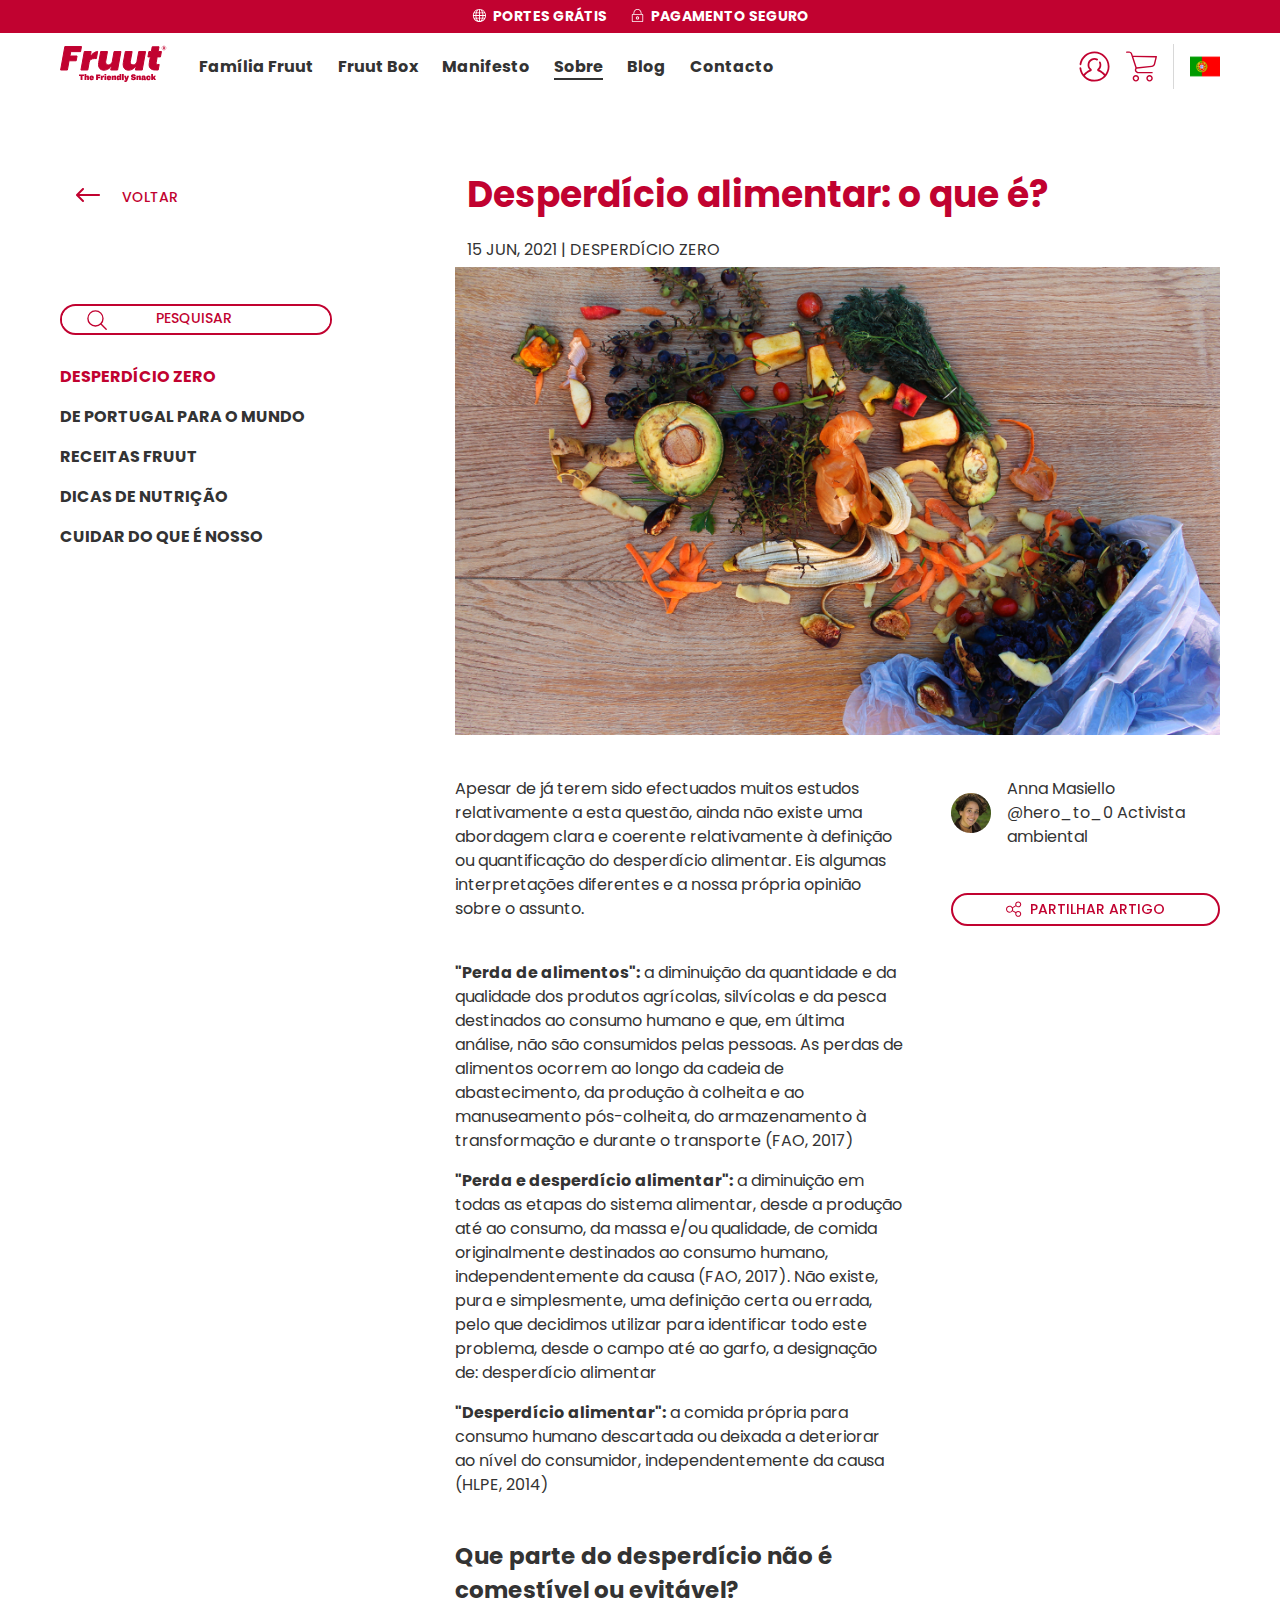
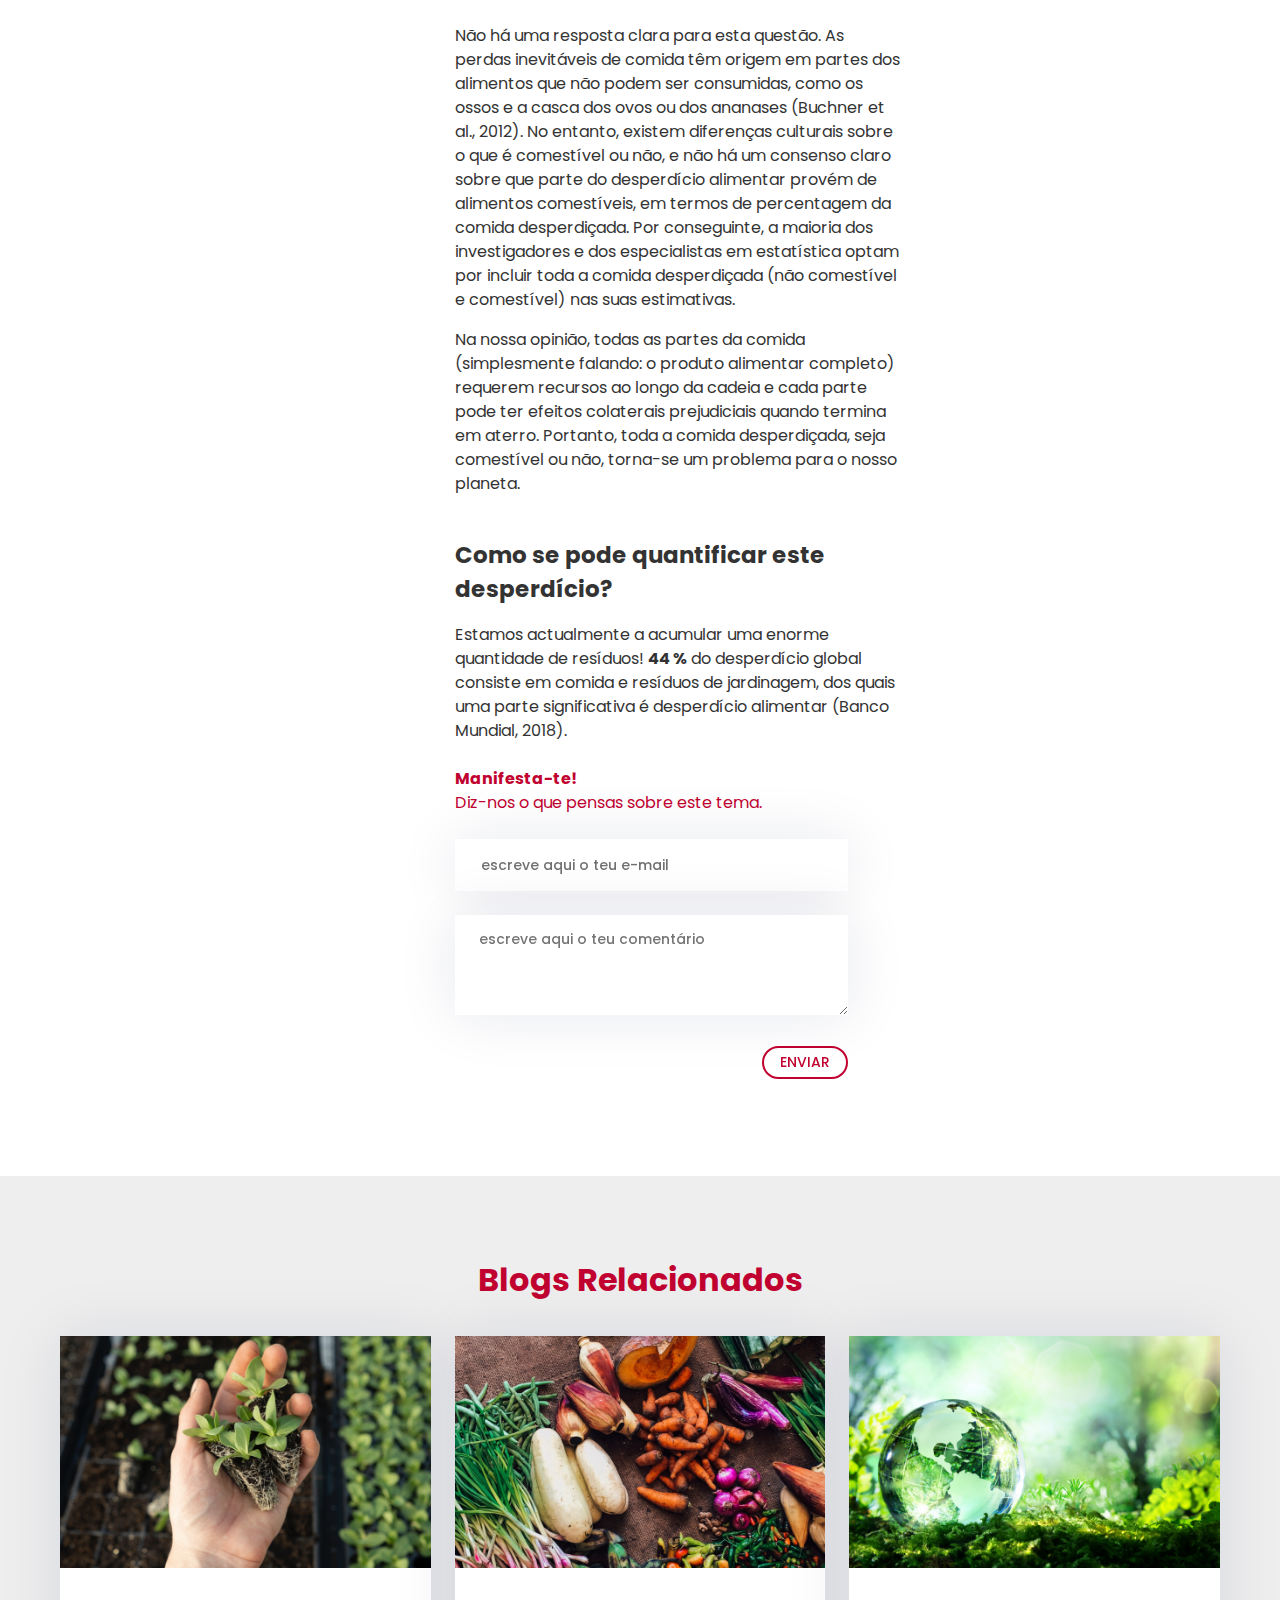
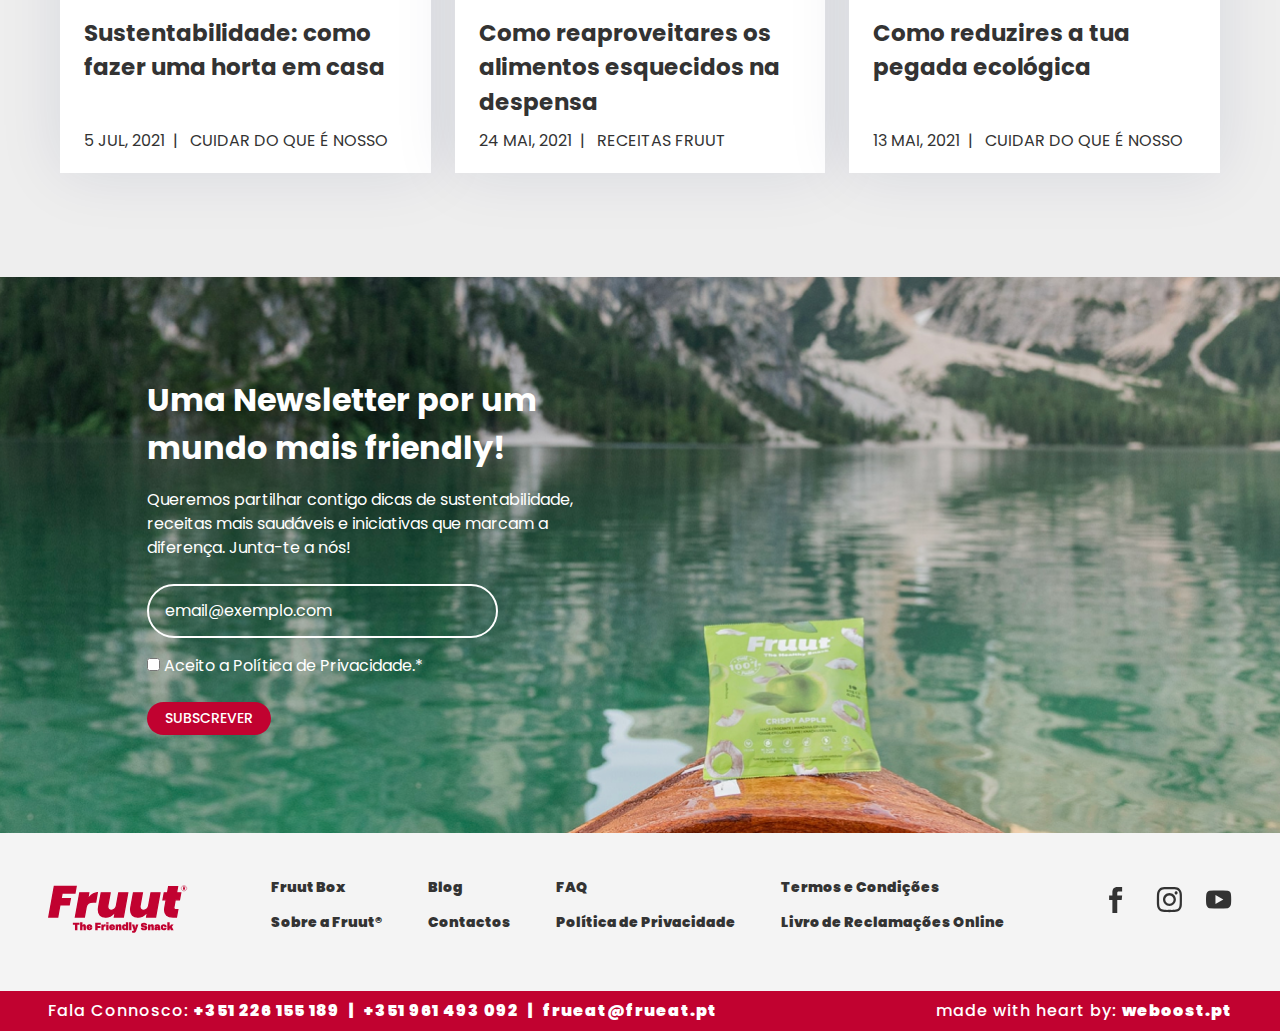
<file: artigo.html>
<!DOCTYPE html>
<html lang="pt-en">
<head>
    <meta charset="UTF-8">
    <meta http-equiv="X-UA-Compatible" content="IE=edge">
    <meta name="viewport" content="width=device-width, initial-scale=1.0">
    <title>Artigo</title>
    <link rel="icon" type="image/x-icon" href="/imgs/favicon/favicon.ico">
    <link type="text/css" rel="stylesheet" href="style.css" />
</head>
<body>
    <header> 
        <!--PRE-HEADER-->
        <div class="pre-header">
            <div class="row">
                <div class="col-a">
                    <img src="imgs/icons/globe.svg">
                    <span>Portes grátis</span>
                </div>   
                <div class="col-a"> 
                    <img src="imgs/icons/security.svg">
                    <span>Pagamento seguro</span>
                </div>   
            </div>
        </div>
        <!--HEADER-->
        <div class="menu">
            <div class="row">
                <div class="col-a navbar">
                    <a href="index.html" class="logo">
                        <img src="imgs/logo.svg" alt="Fruut, the friendly snack">
                    </a>
                    <!--NAV-->
                    <nav id="navbar">
                        <ul class="list">
                            <li><a href="https://fruut.pt/familia-fruut/" target="blank">Família Fruut</a></li>
                            <li><a href="https://fruut.pt/" target="blank">Fruut Box</a></li>      
                            <li><a href="manifesto.html">Manifesto</a></li>
                            <li><a href="sobre_nos.html" class="active">Sobre</a></li>
                            <li><a href="blog.html">Blog</a></li>
                            <li><a href="https://fruut.pt/contacto/" target="blank">Contacto</a></li>
                            <li><a href="#">PT</a><a href="#">EN</a></li>
                        </ul>
                    </nav>
                </div>
                <!--ICON RIGHT-->
                <div class="icons col-a">
                    <a href="#" class="flagmobile">
                        <img src="imgs/icons/flag-pt.svg" alt="Idioma:português" class="imgfit">
                    </a>
                    <a href="https://fruut.pt/minha-conta/" target="blank" class="login">
                        <img src="imgs/icons/account.svg" alt="Fruut:a minha conta" class="imgfit">
                    </a>
                    <a href="https://fruut.pt/carrinho/" target="blank" class="cart">
                        <img src="imgs/icons/cart.svg" alt="Fruut:carrinho" class="imgfit">
                    </a>
                    <a href="#" class="flag">
                        <img src="imgs/icons/flag-pt.svg" alt="Idioma:português" class="imgfit">
                    </a>
                    <label for="main-menu-check" onclick="openMenu()">
                        <div id="bars">
                            <div id="bars-a"></div>
                            <div id="bars-b"></div>
                            <div id="bars-c"></div>
                        </div>
                    </label>
                </div>                
            </div>
        </div>
    </header>
    <main id="artigo">
        <!-- Article-->
        <section class="row">
            <!-- Filters aside-->
            <aside id="blog_categories" class="col-12 col-d-3">
                <div class="blog-container">
                    <!-- GO BACK TO BLOG -->
                    <a href="blog.html" class="icon">
                        <img src="imgs/icons/arrowback.svg" alt="Regresso ao blog">
                        <span class="btn">VOLTAR</span>
                    </a>
                    <!-- TABLET/DESKTOP - SEARCH -->
                    <div class="search-container">
                        <form action="">
                            <input type="search" id="search" name="search" placeholder="Pesquisar">
                            <button type="submit" onlick="search()">
                                <img src="imgs/icons/lupa.svg" alt="search">
                            </button>
                        </form>
                    </div>
                    <!-- TABLET/DESKTOP - CATEGORY NAV -->
                    <div id="sidenav" class="sidenav">
                        <ul class="blog_categories">
                            <li>
                                <input type="checkbox" id="dicas_de_nutricao" name="dicas_de_nutricao" value="Dicas de nutrição" checked>
                                <label for="dicas_de_nutricao" onclick>Desperdício Zero</label>
                            </li>
                            <li>
                                <input type="checkbox" id="receitas" name="receitas" value="receitas">
                                <label for="receitas" onclick>De Portugal para o Mundo</label>
                            </li>
                            <li>
                                <input type="checkbox" id="dicas_zero_desperdicio" name="dicas_zero_desperdicio" value="Dicas zero desperdício" >
                                <label for="dicas_zero_desperdicio" onclick>Receitas Fruut</label>
                            </li>
                            <li>
                                <input type="checkbox" id="missao_planeta" name="missao_planeta" value="Missão Planeta" >
                                <label for="missao_planeta" onclick>Dicas de Nutrição</label>
                            </li>
                            <li>
                                <input type="checkbox" id="portugues_bom" name="portugues_bom" value="O que é português é bom" >
                                <label for="portugues_bom" onclick>Cuidar do que é nosso</label>
                            </li>
                        </ul>
                    </div>
                </div>
            </aside>
            <!-- CONTENT -->
            <div class="blog_article col-12 offset-d-1 col-d-8">
            <!-- Title + Author -->
                <div class="rowfull header ">
                    <div class="col-a">
                        <h1 class="title">Desperdício alimentar: o que é?</h1>
                        <p class="data">15 JUN, 2021 | DESPERDÍCIO ZERO</p>
                    </div>
                    <!-- <div class="col-a author">
                        <img src="imgs/artigo/foto-de-autor.png" alt="Artigo escrito por">
                        <span> Ana Correia
                            <br>Blogger
                        </span>
                    </div> -->
                </div>
                <!-- Image -->
                <div class="rowfull cover">
                    <img src="imgs/artigo/artigo.png" class="imgfit" alt="Bolo de chocolate Fruut">
                </div>
                <!-- Content -->
                <div class="article rowfull nogutter is-flex-column">
                    <div class="col-a content">
                        <div>
                            <p class="resume">
                                Apesar de já terem sido efectuados muitos estudos relativamente
                                a esta questão, ainda não existe uma abordagem clara e coerente 
                                relativamente à definição ou quantificação do desperdício alimentar. 
                                Eis algumas interpretações diferentes e a nossa própria opinião sobre 
                                o assunto.
                            </p>
                            <p class="marginbottom_16">
                                <strong>"Perda de alimentos":</strong> a diminuição da quantidade e da 
                                qualidade dos produtos agrícolas, silvícolas e da pesca destinados 
                                ao consumo humano e que, em última análise, não são consumidos pelas pessoas. 
                                As perdas de alimentos ocorrem ao longo da cadeia de abastecimento, 
                                da produção à colheita e ao manuseamento pós-colheita, do armazenamento 
                                à transformação e durante o transporte (FAO, 2017)
                            </p>
                            <p class="marginbottom_16">
                                <strong>"Perda e desperdício alimentar":</strong> a diminuição em todas as etapas 
                                do sistema alimentar, desde a produção até ao consumo, da massa e/ou qualidade, 
                                de comida originalmente destinados ao consumo humano, independentemente da 
                                causa (FAO, 2017). Não existe, pura e simplesmente, uma definição certa ou 
                                errada, pelo que decidimos utilizar para identificar todo este problema, 
                                desde o campo até ao garfo, a designação de: desperdício alimentar
                            </p>
                            <p>
                                <strong>"Desperdício alimentar":</strong> a comida própria para consumo humano 
                                descartada ou deixada a deteriorar ao nível do consumidor, independentemente da causa 
                                (HLPE, 2014)
                            </p>
                            <h3 class="h4">
                                Que parte do desperdício não é comestível ou evitável?
                            </h3>
                            <p class="marginbottom_16">
                                Não há uma resposta clara para esta questão. As perdas inevitáveis
                                de comida têm origem em partes dos alimentos que não podem ser consumidas,
                                como os ossos e a casca dos ovos ou dos ananases (Buchner et al., 2012). 
                                No entanto, existem diferenças culturais sobre o que é comestível ou não, 
                                e não há um consenso claro sobre que parte do desperdício alimentar provém 
                                de alimentos comestíveis, em termos de percentagem da comida desperdiçada. 
                                Por conseguinte, a maioria dos investigadores e dos especialistas em estatística 
                                optam por incluir toda a comida desperdiçada (não comestível e comestível) nas
                                suas estimativas.
                            </p>  
                            <p class="marginbottom_16">
                                Na nossa opinião, todas as partes da comida (simplesmente falando: o produto 
                                alimentar completo) requerem recursos ao longo da cadeia e cada parte pode 
                                ter efeitos colaterais prejudiciais quando termina em aterro. Portanto, toda 
                                a comida desperdiçada, seja comestível ou não, torna-se um problema para o 
                                nosso planeta.
                            </p>
                            <h3 class="h4">
                                Como se pode quantificar este desperdício?
                            </h3>
                            <p>
                                Estamos actualmente a acumular uma enorme quantidade de resíduos! 
                                <strong> 44 %</strong> do desperdício global consiste em comida e
                                resíduos de jardinagem, dos quais uma parte significativa é desperdício 
                                alimentar (Banco Mundial, 2018).
                            </p> 
                        </div>
                        <!-- Author Mobile -->
                        <div class="col-a author">
                            <img src="imgs/artigo/foto-de-autor.png" alt="Artigo escrito por">
                            <span> Ana Correia
                                <br>Blogger
                            </span>
                        </div>
                        <!-- Comment Manifesta-te -->
                        <div class="col-a comment">
                            <div class="rowfull">
                                <!-- Coment Title -->
                                <label>
                                    <p class="is-bold">Manifesta-te!</p>
                                    <p>Diz-nos o que pensas sobre este tema.</p>
                                </label>
                                <!-- Coment -->
                                <form class="col-a comment-form" action="">
                                    <input type="email" class="textarea marginbottom_24" placeholder="escreve aqui o teu e-mail">
                                    <div class="is-relative" style="width: 100%">
                                        <textarea class="textarea" placeholder="escreve aqui o teu comentário"></textarea>
                                        <img src="imgs/icons/comment.svg" class="icon" alt="search">
                                    </div>
                                    <button type="submit" class="textright" onlick="comment()">
                                        <a class="btn-primary">Enviar</a>
                                    </button>
                                </form>                        
                            </div>
                        </div>
                    </div>
                    <!-- Share -->
                    <div class="col-a share">
                        <div class="rowfull info">
                            <div class="author">
                                <img src="imgs/artigo/foto-de-autor.png" alt="Artigo escrito por">
                                <span> Anna Masiello @hero_to_0 Activista ambiental</span>
                            </div>
                            <button href="#" class="btn-primary btn-share">
                                <img src="imgs/icons/share.svg" alt="partilhar">
                                <span>Partilhar artigo</span>
                            </button>
                        </div>
                    </div>
                </div>
            </div>
        </section>
        <!-- Relacionados -->
        <section id="blog_articles" class="rowfull paddingtop_80 has-greybg">
            <!--Title-->
            <div class="row">
                <h2 class="col-12 title">Blogs Relacionados</h2>
                <!--Article1-->
                <a class="col-12 col-t-6 col-d-4">
                    <div class="article">
                        <figure>
                            <img src="imgs/blog/artigo1.png" loading="lazy" 
                            alt="Fruut Cuidar do que é nosso" 
                            class="imgfit">
                        </figure>
                        <div class="text">
                            <h2 class="h4">
                                Sustentabilidade: como fazer uma horta em casa                           
                            </h2>
                            <p class="data">
                                <span class="data">5 JUL, 2021</span>
                                <span class="category">CUIDAR DO QUE É NOSSO</span>
                            </p>
                        </div>
                    </div>
                </a>
                <!--Article2-->
                <a class="col-12 col-t-6 col-d-4">
                    <div class="article">
                        <figure>
                        <img src="imgs/blog/artigo5.png" loading="lazy" 
                        alt="Sustentabilidade: como fazer uma horta em casa" 
                        class="imgfit">
                    </figure>
                    <div class="text">
                        <h2 class="h4">
                            Como reaproveitares os alimentos esquecidos na despensa
                        </h2>
                        <p class="data">
                            <span class="data">24 MAI, 2021</span>
                            <span class="category">RECEITAS FRUUT</span>
                        </p>
                    </div>
                    </div>
                </a>
                <!--Article3-->
                <a class="col-12 col-t-6 col-d-4">
                    <div class="article">
                        <figure>
                            <img src="imgs/blog/artigo6.png" loading="lazy" 
                            alt="Como reduzires a tua pegada ecológica" 
                            class="imgfit">
                        </figure>
                        <div class="text">
                            <h2 class="h4">
                                Como reduzires a tua pegada ecológica
                            </h2>
                            <p class="data">
                                <span class="data">13 MAI, 2021</span>
                                <span class="category">CUIDAR DO QUE É NOSSO</span>
                            </p>
                        </div>     
                    </div>
                </a> 
            </div>    
        </section>
        <!-- Newsletter -- REVER COM UX-->
        <section id="newsletter" class="rowfull">
            <div class="row nogutter">
                <form action="#" class="col-12 col-t-12 offset-d-1 col-d-5 flex-container">
                    <h2>Uma Newsletter por um mundo mais friendly!</h2>
                    <p>
                        Queremos partilhar contigo dicas de sustentabilidade, 
                        receitas mais saudáveis e iniciativas que 
                        marcam a diferença. Junta-te a nós!
                    </p>
                    <input type="email" class="email" name="email" placeholder="email@exemplo.com">
                    <p class="rgpd">
                        <span class="radio"><input type="checkbox" name="rgpd" id="rgbd"></span>
                        <span> Aceito a Política de Privacidade.*</span>
                    </p>
                    <button class="btn-secondary" type="submit" value="Submit">Subscrever</button>
                </form>
            </div>
        </section>     
    </main>
    <footer>
        <!-- Footer-Top -->
        <div class="footer row nogutter ">
            <a href="/index.html" class="col-a">
                <img src="imgs/logo.svg" alt="Fruut the friendly snack" class="logo">
            </a>
            <div class="col-a">
                <ul class="rowfull footer-list">
                    <li class="col-a">
                        <a href="https://fruut.pt/box-de-subscricao/" class="h6">Fruut Box</a>
                        <a href="/sobre_nos.html" class="h6">Sobre a Fruut®</a>
                    </li>
                    <li class="col-a">
                        <a href="/blog.html" class="h6">Blog</a>
                        <a href="https://fruut.pt/contacto/" class="h6">Contactos</a>
                    </li>
                    <li class="col-a">
                        <a href="https://fruut.pt/faq/" class="h6">FAQ</a>
                        <a href="https://fruut.pt/politica-privacidade/" class="h6">Política de Privacidade</a>
                    </li>
                    <li class="col-a">
                        <a href="https://fruut.pt/termos-e-condicoes/" class="h6">Termos e Condições</a>
                        <a href="https://www.livroreclamacoes.pt/entrar" class="h6">Livro de Reclamações Online</a>
                    </li>
                </ul>
            </div>
            <div class="col social-media">
                <figure class="social">
                    <img src="imgs/icons/facebook.svg" alt="Facebook Fruut" class="facebook imgfit">
                    <img src="imgs/icons/instagram.svg" alt="Instagram Fruut" class="instagram imgfit">
                    <img src="imgs/icons/youtube.svg" alt="Youtube Fruut" class="youtube imgfit">
                </figure>
            </div>
        </div>
        <!-- Footer-bottom -->
        <div class="adress-footer">
            <div class="row nogutter">
                <div class="col-a">
                    <p class="is-medium">Fala Connosco: 
                    <span class="h6">+351 226 155 189&ensp;|&ensp;+351 961 493 092&ensp;|&ensp;frueat@frueat.pt&ensp;&ensp;</span></p>
                </div>
                <div class="col-a copywrite">
                    <p class="is-medium">made with heart by: 
                    <span class="h6">weboost.pt</span></p>
                </div>
            </div>
        </div>
    </footer>
    <script src="js/index.js"></script>
</body>
</html>
</file>
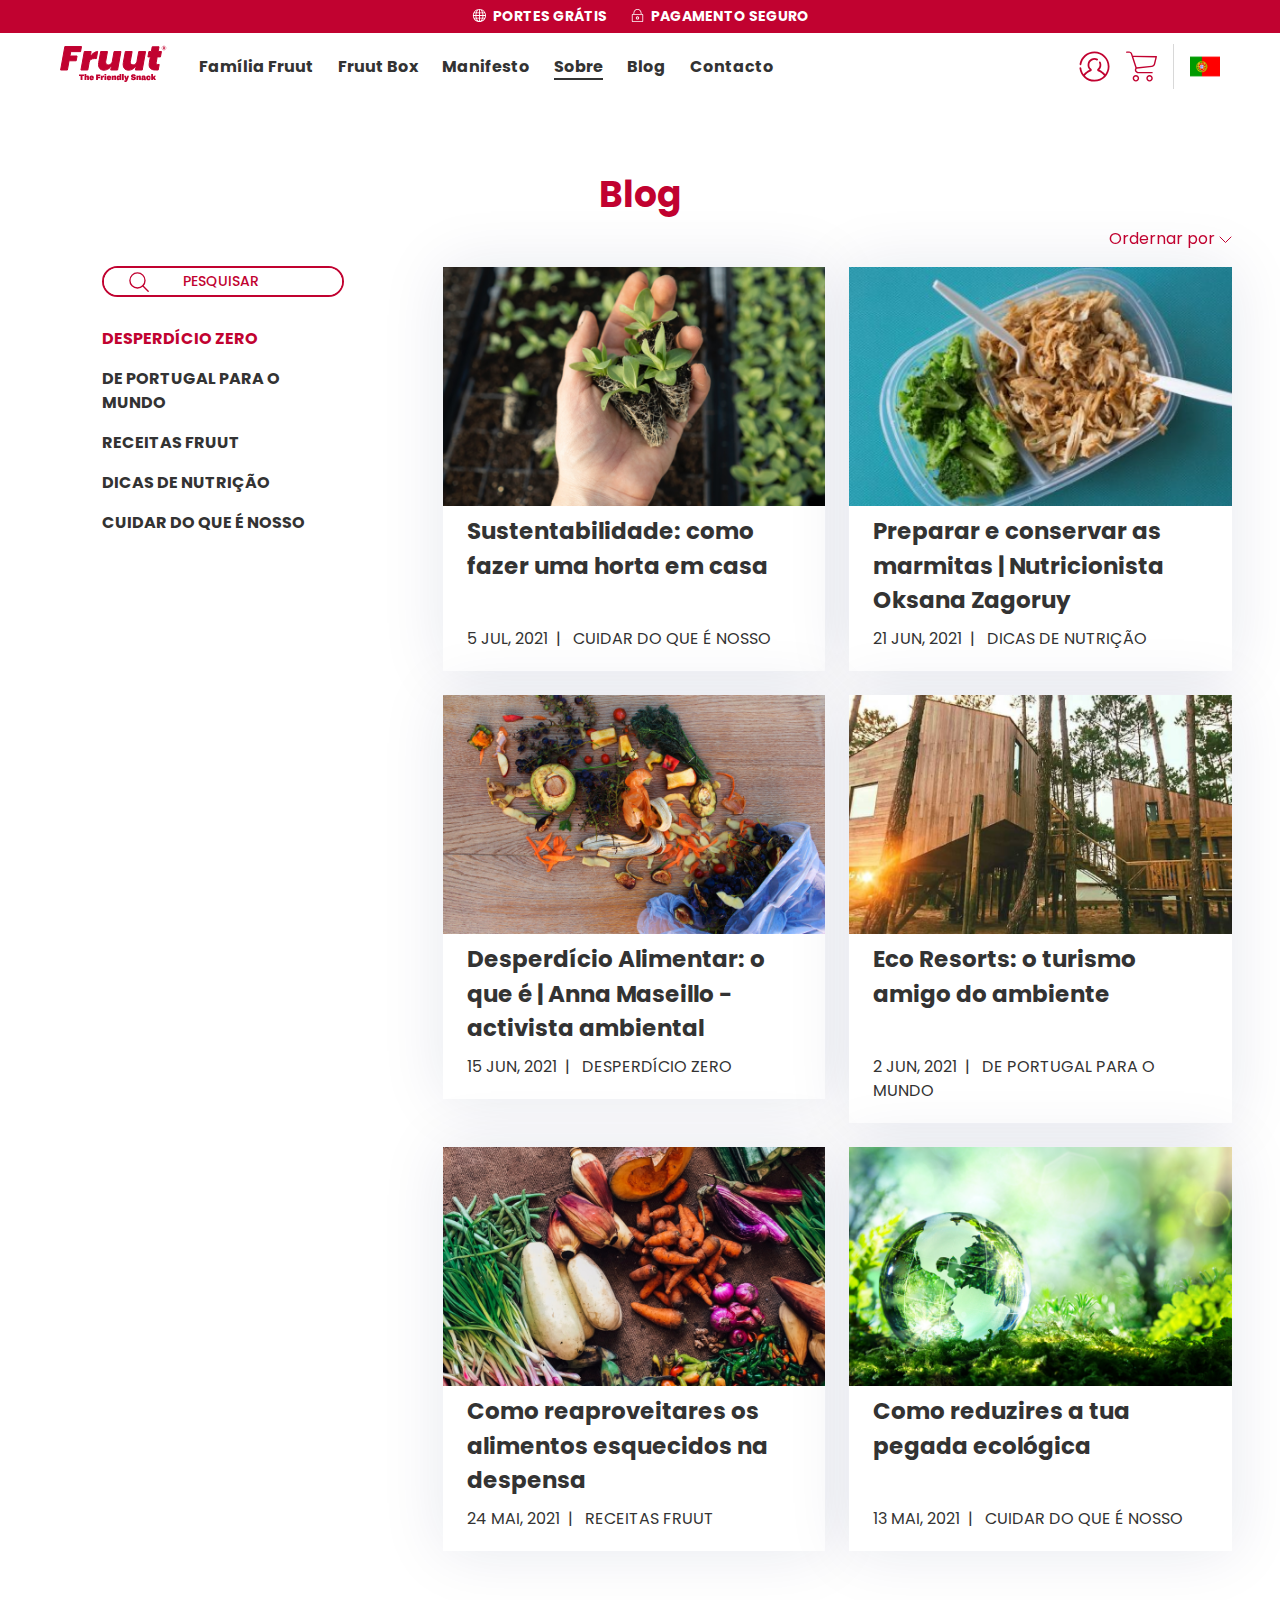
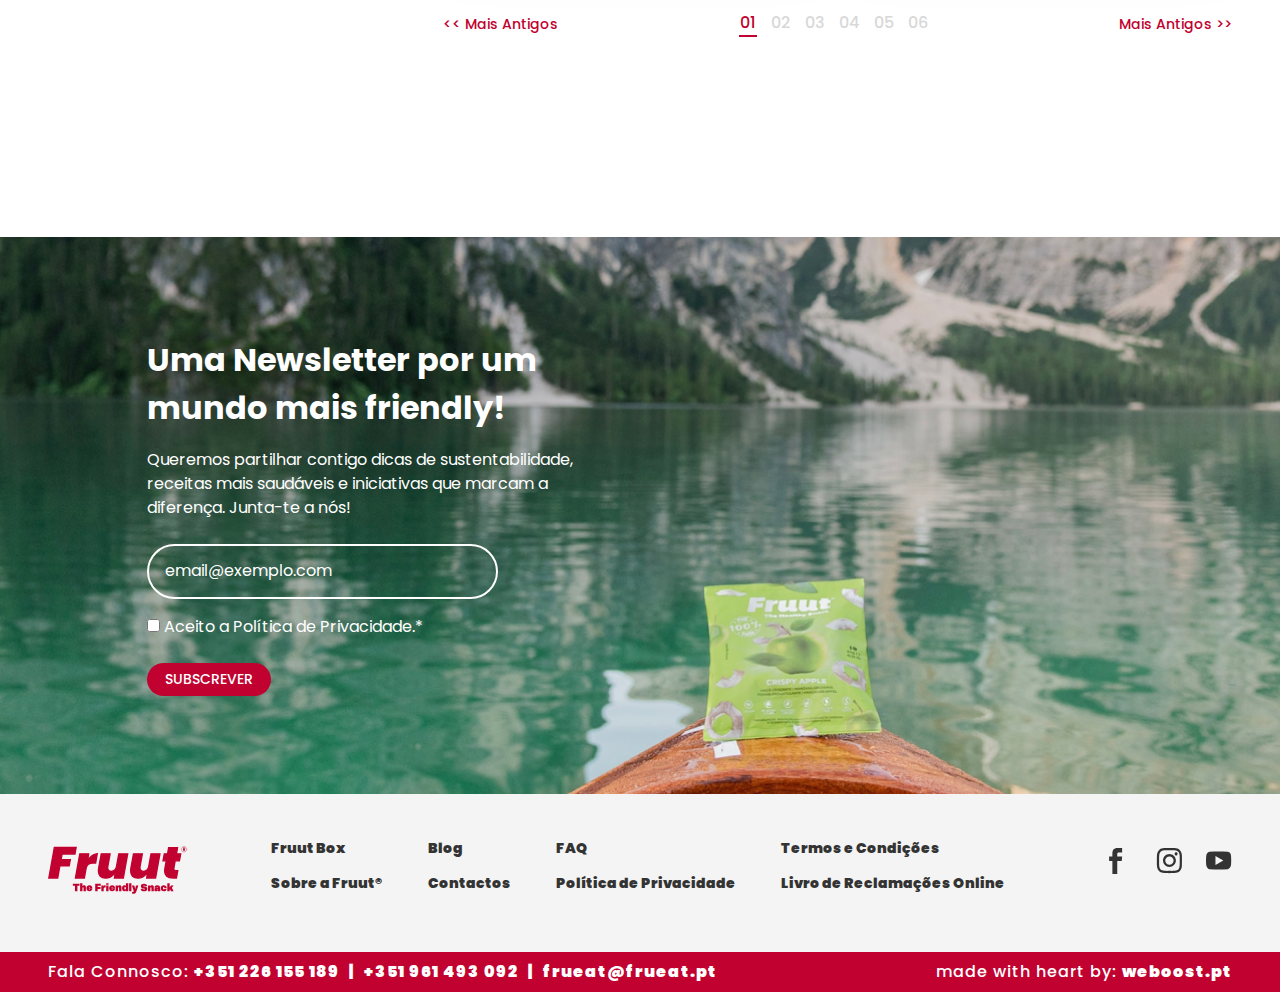
<file: blog.html>
<!DOCTYPE html>
<html lang="pt-en">
<head>
    <meta charset="UTF-8">
    <meta http-equiv="X-UA-Compatible" content="IE=edge">
    <meta name="viewport" content="width=device-width, initial-scale=1.0">
    <title>Blog</title>
    <link rel="icon" type="image/x-icon" href="/imgs/favicon/favicon.ico">
    <link type="text/css" rel="stylesheet" href="style.css" />
</head>
<body >
    <header> 
        <!--PRE-HEADER-->
        <div class="pre-header">
            <div class="row">
                <div class="col-a">
                    <img src="imgs/icons/globe.svg">
                    <span>Portes grátis</span>
                </div>   
                <div class="col-a"> 
                    <img src="imgs/icons/security.svg">
                    <span>Pagamento seguro</span>
                </div>   
            </div>
        </div>
        <!--HEADER-->
        <div class="menu">
            <div class="row">
                <div class="col-a navbar">
                    <a href="index.html" class="logo">
                        <img src="imgs/logo.svg" alt="Fruut, the friendly snack">
                    </a>
                    <!--NAV-->
                    <nav id="navbar">
                        <ul class="list">
                            <li><a href="https://fruut.pt/familia-fruut/" target="blank">Família Fruut</a></li>
                            <li><a href="https://fruut.pt/" target="blank">Fruut Box</a></li>      
                            <li><a href="manifesto.html">Manifesto</a></li>
                            <li><a href="sobre_nos.html" class="active">Sobre</a></li>
                            <li><a href="blog.html">Blog</a></li>
                            <li><a href="https://fruut.pt/contacto/" target="blank">Contacto</a></li>
                            <li><a href="#">PT</a><a href="#">EN</a></li>
                        </ul>
                    </nav>
                </div>
                <!--ICON RIGHT-->
                <div class="icons col-a">
                    <a href="#" class="flagmobile">
                        <img src="imgs/icons/flag-pt.svg" alt="Idioma:português" class="imgfit">
                    </a>
                    <a href="https://fruut.pt/minha-conta/" target="blank" class="login">
                        <img src="imgs/icons/account.svg" alt="Fruut:a minha conta" class="imgfit">
                    </a>
                    <a href="https://fruut.pt/carrinho/" target="blank" class="cart">
                        <img src="imgs/icons/cart.svg" alt="Fruut:carrinho" class="imgfit">
                    </a>
                    <a href="#" class="flag">
                        <img src="imgs/icons/flag-pt.svg" alt="Idioma:português" class="imgfit">
                    </a>
                    <label for="main-menu-check" onclick="openMenu()">
                        <div id="bars">
                            <div id="bars-a"></div>
                            <div id="bars-b"></div>
                            <div id="bars-c"></div>
                        </div>
                    </label>
                </div>                
            </div>
        </div>
    </header>
    <main id="blog">
        <!-- Title & Subtitle-->
        <section id="hero_blog" class="row nogutter hero_blog">
            <div class="col-12 hero">
                <h1 class="title">Blog</h1>
            </div>
        </section>
        <!-- List Articles + Filters-->
        <section class="row nogutter">
            <div id="blog_categories" class="col-12 col-d-3">
                    <div class="blog-container">
                        <p>Quero saber mais sobre...</p>
                        <!-- MOBILE - Select Category -->
                        <div class="fullwidth">
                            <form action="" class="blog">
                                <select name="categories" class="select">
                                    <option value="Filtrar">Filtrar</option>
                                    <option value="Desperdício Zero">Desperdício Zero</option>
                                    <option value="Receitas">De Portugal para o Mundo</option>
                                    <option value="Dicas zero desperdício">Receitas Fruut</option>
                                    <option value="Missão Planeta">Dicas de Nutrição</option>
                                    <option value="O que é português é bom!">Cuidar do que é nosso</option>
                                </select>
                                <img src="imgs/icons/dropdown.svg" alt="select a category" class="imgfit">
                            </form>
                            <form action="" class="search-container">
                                <input type="search" id="search" name="search" placeholder="Pesquisar">
                                <button type="submit" onlick="search()">
                                    <img src="imgs/icons/lupa.svg" alt="search">
                                </button>
                            </form>
                        </div>
                        <!-- TABLET/DESKTOP - Fixed Category Nav -->
                            <aside id="sidenav" class="sidenav">
                            <ul class="blog_categories">
                                <li>
                                    <input type="checkbox" id="desperdicio_zero" name="desperdicio_zero" value="Desperdício Zero" checked>
                                    <label for="desperdicio_zero" onclick>Desperdício Zero</label>
                                </li>
                                <li>
                                    <input type="checkbox" id="portugal_para_o_mundo" name="portugal_para_o_mundo" value="De Portugal para o Mundo">
                                    <label for="portugal_para_o_mundo" onclick>De Portugal para o Mundo</label>
                                </li>
                                <li>
                                    <input type="checkbox" id="receitas_fruut" name="receitas_fruut" value="Receitas Fruut" >
                                    <label for="dicas_zero_desperdicio" onclick>Receitas Fruut</label>
                                </li>
                                <li>
                                    <input type="checkbox" id="dicas_de_nutricao" name="dicas_de_nutricao" value="Dicas de Nutrição" >
                                    <label for="dicas_de_nutricao" onclick>Dicas de Nutrição</label>
                                </li>
                                <li>
                                    <input type="checkbox" id="cuidar_do_que_e_nosso" name="cuidar_do_que_e_nosso" value="Cuidar do que é nosso" >
                                    <label for="cuidar_do_que_e_nosso" onclick>Cuidar do que é nosso</label>
                                </li>
                            </ul>
                        </aside>
                    </div>
                </div>
            </div>
            <!-- Articles & Pagination -->
            <div id="blog_articles" class="col-12 offset-d-1 col-d-8">
                <!-- SortBy -->
                <div class="rowfull sortby">
                    <div class="col-a">
                        <span>Ordernar por</span>
                            <img src="imgs/icons/dropdown.svg" alt="select a category" class="">
                        <select name="sortby" class="sortby-filter">
                            <option value="recente">Mais recente</option>
                            <option value="antigo">Mais antigo</option>
                            <img src="imgs/icons/dropdown.svg" alt="select a category" class="imgfit">
                        </select>
                    </div> 
                </div>
                <!-- Articles -->
                <div class="rowfull">
                    <!--Article1-->
                    <a href="#" class="col-12 col-t-6 col-d-6">
                        <div class="article left">
                            <img src="imgs/blog/artigo1.png" loading="lazy" alt="" class="imgfit">
                            <div class="text">
                                <h2 class="h4">
                                    Sustentabilidade: como fazer uma horta em casa
                                    <br> <br>
                                </h2>
                                <p class="data">
                                    <span class="data">5 JUL, 2021</span>
                                    <span class="category">CUIDAR DO QUE É NOSSO</span>
                                </p>
                            </div>
                        </div>
                    </a>
                    <!--Article2-->
                    <a href="#" class="col-12 col-t-6 col-d-6">
                        <div class="article right">
                            <img src="imgs/blog/artigo2.png" loading="lazy" alt="" class="imgfit">
                            <div class="text">
                                <h2 class="h4">
                                    Preparar e conservar as marmitas | Nutricionista Oksana Zagoruy
                                </h2>
                                <p class="data">
                                    <span class="data">21 JUN, 2021</span>
                                    <span class="category">DICAS DE NUTRIÇÃO</span>
                                </p>
                            </div>
                        </div>
                    </a>
                    <!--Article3-->
                    <a href="artigo.html" class="col-12 col-t-6 col-d-6">
                        <div class="article left">
                            <img src="imgs/blog/artigo3.png" loading="lazy" alt="" class="imgfit">
                            <div class="text">
                                <h2 class="h4">
                                    Desperdício Alimentar: o que é | Anna Maseillo - activista ambiental
                                </h2>
                                <p class="data">
                                    <span class="data">15 JUN, 2021</span>
                                    <span class="category">DESPERDÍCIO ZERO</span>
                                </p>
                            </div>     
                        </div>
                    </a>
                    <!--Article4-->
                    <a href="#" class="col-12 col-t-6 col-d-6">
                        <div class="article right">
                            <img src="imgs/blog/artigo4.png" loading="lazy" alt="" class="imgfit">
                            <div class="text">
                                <h2 class="h4">
                                    Eco Resorts: o turismo amigo do ambiente
                                </h2>
                                <p class="data">
                                    <span class="data">2 JUN, 2021</span>
                                    <span class="category">DE PORTUGAL PARA O MUNDO</span>
                                </p>
                            </div>
                        </div>
                    </a>
                    <!--Article5-->
                    <a href="#" class="col-12 col-t-6 col-d-6">
                        <div class="article left">
                            <img src="imgs/blog/artigo5.png" alt="" loading="lazy" class="imgfit">
                            <div class="text">
                                <h2 class="h4">
                                    Como reaproveitares os alimentos esquecidos na despensa
                                </h2>
                                <p class="data">
                                    <span class="data">24 MAI, 2021</span>
                                    <span class="category">RECEITAS FRUUT</span>
                                </p>
                            </div>
                        </div>
                    </a>
                    <!--Article6-->
                    <a href="#" class="col-12 col-t-6 col-d-6">
                        <div class="article right">
                            <img src="imgs/blog/artigo6.png" loading="lazy" alt="" class="imgfit">
                            <div class="text">
                                <h2 class="h4">
                                    Como reduzires a tua pegada ecológica
                                </h2>
                                <p class="data">
                                    <span class="data">13 MAI, 2021</span>
                                    <span class="category">CUIDAR DO QUE É NOSSO</span>
                                </p>
                            </div>
                        </div>
                    </a>
                </div>
                <!-- Pagination -->
                <div class="pagination rowfull">
                    <button class="col-a" onclick="loadMore()">Mais Antigos</button>
                    <div class="col-a pages">
                        <button onclick="loadPage()" class="active">01</button>
                        <button onclick="loadPage()">02</button>
                        <button onclick="loadPage()">03</button>
                        <button onclick="loadPage()">04</button>
                        <button onclick="loadPage()">05</button>
                        <button onclick="loadPage()">06</button>
                    </div>
                    <button class="col-a" onclick="loadMore()">Mais Antigos</button>
                </div>
            </div>
        </section>
        <!-- Newsletter -- REVER COM UX-->
        <section id="newsletter" class="rowfull">
            <div class="row nogutter">
                <form action="#" class="col-12 col-t-12 offset-d-1 col-d-5 flex-container">
                    <h2>Uma Newsletter por um mundo mais friendly!</h2>
                    <p>
                        Queremos partilhar contigo dicas de sustentabilidade, 
                        receitas mais saudáveis e iniciativas que 
                        marcam a diferença. Junta-te a nós!
                    </p>
                    <input type="email" class="email" name="email" placeholder="email@exemplo.com">
                    <p class="rgpd">
                        <span class="radio"><input type="checkbox" name="rgpd" id="rgbd"></span>
                        <span> Aceito a Política de Privacidade.*</span>
                    </p>
                    <button class="btn-secondary" type="submit" value="Submit">Subscrever</button>
                </form>
            </div>
        </section>     
    </main>
    <footer>
        <!-- Footer-Top -->
        <div class="footer row nogutter ">
            <a href="/index.html" class="col-a">
                <img src="imgs/logo.svg" alt="Fruut the friendly snack" class="logo">
            </a>
            <div class="col-a">
                <ul class="rowfull footer-list">
                    <li class="col-a">
                        <a href="https://fruut.pt/box-de-subscricao/" class="h6">Fruut Box</a>
                        <a href="/sobre_nos.html" class="h6">Sobre a Fruut®</a>
                    </li>
                    <li class="col-a">
                        <a href="/blog.html" class="h6">Blog</a>
                        <a href="https://fruut.pt/contacto/" class="h6">Contactos</a>
                    </li>
                    <li class="col-a">
                        <a href="https://fruut.pt/faq/" class="h6">FAQ</a>
                        <a href="https://fruut.pt/politica-privacidade/" class="h6">Política de Privacidade</a>
                    </li>
                    <li class="col-a">
                        <a href="https://fruut.pt/termos-e-condicoes/" class="h6">Termos e Condições</a>
                        <a href="https://www.livroreclamacoes.pt/entrar" class="h6">Livro de Reclamações Online</a>
                    </li>
                </ul>
            </div>
            <div class="col social-media">
                <figure class="social">
                    <img src="imgs/icons/facebook.svg" alt="Facebook Fruut" class="facebook imgfit">
                    <img src="imgs/icons/instagram.svg" alt="Instagram Fruut" class="instagram imgfit">
                    <img src="imgs/icons/youtube.svg" alt="Youtube Fruut" class="youtube imgfit">
                </figure>
            </div>
        </div>
        <!-- Footer-bottom -->
        <div class="adress-footer">
            <div class="row nogutter">
                <div class="col-a">
                    <p class="is-medium">Fala Connosco: 
                    <span class="h6">+351 226 155 189&ensp;|&ensp;+351 961 493 092&ensp;|&ensp;frueat@frueat.pt&ensp;&ensp;</span></p>
                </div>
                <div class="col-a copywrite">
                    <p class="is-medium">made with heart by: 
                    <span class="h6">weboost.pt</span></p>
                </div>
            </div>
        </div>
    </footer>
    <script src="js/index.js"></script>
</body>
</html>
</file>
<file: style.css>
@import url(https://fonts.googleapis.com/css2?family=Poppins:wght@400;500;700;900&display=swap);
html {
  line-height: 1.15;
  /* 1 */
  -webkit-text-size-adjust: 100%;
  /* 2 */
}

body {
  margin: 0;
}

main {
  display: block;
}

h1 {
  font-size: 2em;
  margin: 0.67em 0;
}

hr {
  box-sizing: content-box;
  /* 1 */
  height: 0;
  /* 1 */
  overflow: visible;
  /* 2 */
}

pre {
  font-family: monospace, monospace;
  /* 1 */
  font-size: 1em;
  /* 2 */
}

a {
  background-color: transparent;
}

abbr[title] {
  border-bottom: none;
  /* 1 */
  text-decoration: underline;
  /* 2 */
  text-decoration: underline dotted;
  /* 2 */
}

b,
strong {
  font-weight: bolder;
}

code,
kbd,
samp {
  font-family: monospace, monospace;
  /* 1 */
  font-size: 1em;
  /* 2 */
}

small {
  font-size: 80%;
}

sub,
sup {
  font-size: 75%;
  line-height: 0;
  position: relative;
  vertical-align: baseline;
}

sub {
  bottom: -0.25em;
}

sup {
  top: -0.5em;
}

img {
  border-style: none;
}

button,
input,
optgroup,
select,
textarea {
  font-family: inherit;
  /* 1 */
  font-size: 100%;
  /* 1 */
  line-height: 1.15;
  /* 1 */
  margin: 0;
  /* 2 */
}

button,
input {
  /* 1 */
  overflow: visible;
}

button,
select {
  /* 1 */
  text-transform: none;
}

button,
[type="button"],
[type="reset"],
[type="submit"] {
  -webkit-appearance: button;
}

button::-moz-focus-inner,
[type="button"]::-moz-focus-inner,
[type="reset"]::-moz-focus-inner,
[type="submit"]::-moz-focus-inner {
  border-style: none;
  padding: 0;
}

button:-moz-focusring,
[type="button"]:-moz-focusring,
[type="reset"]:-moz-focusring,
[type="submit"]:-moz-focusring {
  outline: 1px dotted ButtonText;
}

fieldset {
  padding: 0.35em 0.75em 0.625em;
}

legend {
  box-sizing: border-box;
  /* 1 */
  color: inherit;
  /* 2 */
  display: table;
  /* 1 */
  max-width: 100%;
  /* 1 */
  padding: 0;
  /* 3 */
  white-space: normal;
  /* 1 */
}

progress {
  vertical-align: baseline;
}

textarea {
  overflow: auto;
}

[type="checkbox"],
[type="radio"] {
  box-sizing: border-box;
  /* 1 */
  padding: 0;
  /* 2 */
}

[type="number"]::-webkit-inner-spin-button,
[type="number"]::-webkit-outer-spin-button {
  height: auto;
}

[type="search"] {
  -webkit-appearance: textfield;
  /* 1 */
  outline-offset: -2px;
  /* 2 */
}

[type="search"]::-webkit-search-decoration {
  -webkit-appearance: none;
}

::-webkit-file-upload-button {
  -webkit-appearance: button;
  /* 1 */
  font: inherit;
  /* 2 */
}

details {
  display: block;
}

summary {
  display: list-item;
}

template {
  display: none;
}

[hidden] {
  display: none;
}

figure {
  margin: 0;
  padding: 0;
}

button {
  padding: 0;
  margin: 0;
  line-height: 1.5;
  font-size: 14px;
  border: none;
  background: transparent;
  cursor: pointer;
}

html {
  box-sizing: border-box;
  font-family: "Poppins", sans-serif;
  color: #333333;
  background-color: #FFF;
  font-weight: 400;
  line-height: 1.5;
  font-size: 16px;
}

@media (min-width: 768px) {
  html {
    font-size: 16px;
  }
}

@media (min-width: 1024px) {
  html {
    font-size: 16px;
  }
}

/* ===================== */
/* ======= LINKS ======= */
/* ===================== */
a {
  color: #C10230;
}

/* ======================== */
/* ======= HEADINGS ======= */
/* ======================== */
h1, .h1, h2, .h2, h3, .h3, h4, .h4, h5, .h5, h6, .h6 {
  font-family: "Poppins", sans-serif;
  margin: 0;
  color: #333333;
  font-weight: 700;
  line-height: 1.5;
}

h1.light, h1.small, .h1.light, .h1.small, h2.light, h2.small, .h2.light, .h2.small, h3.light, h3.small, .h3.light, .h3.small, h4.light, h4.small, .h4.light, .h4.small, h5.light, h5.small, .h5.light, .h5.small, h6.light, h6.small, .h6.light, .h6.small {
  font-weight: 400;
}

h1, .h1 {
  font-size: 36px;
}

h2, .h2 {
  font-size: 32px;
}

h3, .h3 {
  font-size: 27px;
}

h4, .h4 {
  font-size: 23px;
}

h5, .h5 {
  font-size: 16px;
}

h6, .h6 {
  font-size: 1em;
  font-weight: 900;
}

p, span, legend {
  line-height: 1.5;
  margin: 0 0 8px 0;
}

a, a.btn, a.btn-primary, a.btn-terciary-bgwhite, a.btn-secondary, a.btn-terciary-bgtrans {
  text-decoration: none;
}

.btn, .btn-primary, .btn-terciary-bgwhite, .btn-secondary, .btn-terciary-bgtrans {
  font-size: 0,875rem;
  color: #C10230;
}

.btn, .btn-primary, .btn-terciary-bgwhite, .btn-secondary, .btn-terciary-bgtrans {
  border-radius: 50px;
  background: transparent;
  border: 2px solid transparent;
  box-sizing: border-box;
  font-weight: 500;
  font-size: 14px;
  line-height: 1.5;
  text-transform: uppercase;
  text-decoration: none;
  padding: 14px 16px;
  width: fit-content;
}

@media screen and (min-width: 768px) {
  .btn, .btn-primary, .btn-terciary-bgwhite, .btn-secondary, .btn-terciary-bgtrans {
    padding: 4px 16px;
  }
}

.btn-shadow, .btn-terciary-bgwhite:hover, .btn-terciary-bgtrans:hover {
  box-shadow: 0 0 4px 2px rgba(0, 0, 0, 0.25);
}

.btn-primary, .btn-terciary-bgwhite {
  border-color: #C10230;
  background: transparent;
  color: #C10230;
}

.btn-secondary {
  background: #C10230;
  color: #FFF;
}

.btn-secondary:hover {
  background: #C1022F;
}

.btn-terciary-bgwhite {
  background: #FFF;
}

.btn-terciary-bgtrans {
  background: transparent;
  color: #FFF;
  border-color: #FFF;
}

.btn-terciary-bgtrans:hover {
  background: #C1022F;
}

.btn.btn-icon, .btn-icon.btn-primary, .btn-icon.btn-terciary-bgwhite, .btn-icon.btn-secondary, .btn-icon.btn-terciary-bgtrans {
  position: relative;
  text-align: center;
}

.btn.btn-icon img, .btn-icon.btn-primary img, .btn-icon.btn-terciary-bgwhite img, .btn-icon.btn-secondary img, .btn-icon.btn-terciary-bgtrans img {
  padding-right: 8px;
  position: absolute;
  top: calc(50%-13px);
  left: 16px;
}

.btn.btn-icon span, .btn-icon.btn-primary span, .btn-icon.btn-terciary-bgwhite span, .btn-icon.btn-secondary span, .btn-icon.btn-terciary-bgtrans span {
  margin: 0 auto;
  padding: 26px;
}

.btn.btn-share, .btn-share.btn-primary, .btn-share.btn-terciary-bgwhite, .btn-share.btn-secondary, .btn-share.btn-terciary-bgtrans {
  position: relative;
  display: flex;
  justify-content: center;
  align-items: center;
  padding: 14px 32px;
  letter-spacing: 1%;
  width: 100%;
}

@media screen and (min-width: 768px) {
  .btn.btn-share, .btn-share.btn-primary, .btn-share.btn-terciary-bgwhite, .btn-share.btn-secondary, .btn-share.btn-terciary-bgtrans {
    padding: 4px 32px;
    width: unset;
  }
}

.btn.btn-share img, .btn-share.btn-primary img, .btn-share.btn-terciary-bgwhite img, .btn-share.btn-secondary img, .btn-share.btn-terciary-bgtrans img {
  padding: 0 8px 0 0;
  max-height: 16px;
}

.btn.btn-share span, .btn-share.btn-primary span, .btn-share.btn-terciary-bgwhite span, .btn-share.btn-secondary span, .btn-share.btn-terciary-bgtrans span {
  margin: 0;
}

input[type=email] {
  padding: 1rem 16px;
  border-radius: 50px;
  border: 2px solid #FFF;
  background: transparent;
  color: #FFF;
}

input[type=email]:active, input[type=email]:focus-visible {
  outline: none;
}

input[type=email]::placeholder {
  color: #FFF;
}

input[type=email].is-black {
  border: 2px solid #333333;
  color: #333333;
}

input[type=email].is-black::placeholder {
  color: #333333;
}

input[type=email].textarea {
  border-radius: 0;
  padding: 16px 24px;
  box-sizing: border-box;
}

input[type=email].textarea::placeholder {
  color: #717171;
}

input[type=text] {
  padding: 1rem 16px;
  border-radius: 50px;
  border: 2px solid #333333;
  background: transparent;
  color: #333333;
}

input[type=text]:active, input[type=text]:focus-visible {
  outline: none;
}

input[type=text]::placeholder {
  color: #333333;
}

input[type=search] {
  font-size: 14px;
  font-weight: 500;
  border: none;
  width: 100%;
  text-align: center;
  box-sizing: border-box;
  padding: 0 10px 0 20px;
}

input[type=search]:active, input[type=search]:focus-visible {
  border: transparent;
  outline: none;
}

input[type=search]::placeholder {
  color: #C10230;
  text-transform: uppercase;
  text-align: center;
  padding: 0 48px;
}

.textarea {
  font-size: 14px;
  font-weight: 500;
  border: none;
  padding: 16px 24px;
  box-sizing: border-box;
  width: 100%;
  box-shadow: 0px 0px 60px rgba(1, 33, 92, 0.1);
  border-radius: none;
}

.textarea:active, .textarea:focus-visible {
  border: transparent;
  outline: none;
}

input[type="checkbox"] {
  border: 1px solid #333333;
  border-radius: 100%;
}

select {
  background-color: transparent;
  margin-bottom: 20px;
  height: 31px;
  color: #C10230;
  font-weight: 500;
  border: none;
  -webkit-appearance: none;
}

select:focus-visible {
  outline: none;
}

select::option {
  color: #C10230;
  text-transform: uppercase;
  text-align: center;
}

select option {
  font-weight: normal;
  display: block;
  white-space: nowrap;
  min-height: unset;
  padding: 0px;
  color: #333333;
  border: none;
  text-align: center;
  background-color: #FFF;
  box-shadow: none;
}

select.select {
  width: 100%;
  border-radius: 50px;
  border: 2px solid #C10230;
  padding: 0 14px;
}

.animate, a, header .menu #navbar, header .menu label #bars > div {
  -webkit-transition: all 0.25s ease;
  -moz-transition: all 0.25s ease;
  -ms-transition: all 0.25s ease;
  -o-transition: all 0.25s ease;
  transition: all 0.25s ease;
}

/* ============ FONT / TEXT ============== */
.textright {
  text-align: right;
}

.textcenter {
  text-align: center;
}

.is-medium {
  font-weight: 500 !important;
}

.is-bold {
  font-weight: 700 !important;
}

/* ============ FONT COLORS ============== */
.is-black {
  color: #333333;
}

.is-primary {
  color: #C10230;
}

.is-white {
  color: #FFF;
}

/* ============ BG COLORS ============== */
.has-bgradial-primary {
  background: radial-gradient(#DD273E, #AB1E30);
}

.has-greybg {
  background-color: #EEEEEE;
}

.bg-cover, #hero-slider .mySlides, .container .glide__slide .afterbox {
  background-position: center;
  background-repeat: no-repeat;
  background-size: cover;
}

/* ============ POSITION ============== */
.is-relative {
  position: relative !important;
}

.is-absolute {
  position: absolute;
  width: 100%;
  height: 100%;
  top: 0;
  left: 0;
  display: flex;
}

.flex-v-container {
  display: flex;
  flex-direction: column;
  justify-content: center;
  align-items: center;
  position: relative;
}

.is-flex-row {
  flex-direction: row;
  display: flex;
}

.fullwidth {
  width: 100%;
}

.displaynone {
  display: none;
}

.displayblock {
  display: block;
}

/* ====================== */
/* ======= IMAGES ======= */
/* ====================== */
.imgfit {
  display: block;
  width: 100%;
  height: auto;
}

.imgfit img, .imgfit source {
  display: block;
  width: 100%;
  height: auto;
}

.overlay-gradient {
  width: 100%;
  height: 100%;
  background: linear-gradient(90deg, #00000060 0%, #00d4ff00 100%);
}

/* ============ MARGINS & PADDINGS ============== */
.margintop_72 {
  margin-top: 72px !important;
}

.margintop_80 {
  margin-top: 80px !important;
}

.marginbottom_16 {
  margin-bottom: 16px !important;
}

.marginbottom_24 {
  margin-bottom: 24px !important;
}

.marginbottom_30 {
  margin-bottom: 30px !important;
}

.marginbottom_32 {
  margin-bottom: 32px !important;
}

.marginbottom_40 {
  margin-bottom: 40px !important;
}

.paddingnone {
  padding: 0 !important;
}

.paddingvertical_12 {
  padding-top: 12px;
  padding-bottom: 12px;
}

.paddinghorizontal_40 {
  padding-left: 40px !important;
  padding-right: 40px !important;
}

.paddingbottom_24 {
  padding-bottom: 24px !important;
}

.paddingtop_80 {
  padding-top: 80px !important;
}

@media screen and (min-width: 768px) {
  .margintop_t80 {
    margin-top: 80px !important;
  }
}

@media screen and (min-width: 1024px) {
  .margintop_d80 {
    margin-top: 80px !important;
  }
}

.rowfull {
  width: 100%;
}

.row {
  width: calc(100% - 16px);
  margin: 0 auto;
}

@media (min-width: 768px) {
  .row {
    width: calc(100% - 96px);
  }
}

@media (min-width: 1024px) {
  .row {
    width: calc(100% - 96px);
  }
}

.rowfull, .row {
  display: flex;
  flex-wrap: wrap;
}

.rowfull .col, .row .col {
  flex: 1;
  box-sizing: border-box;
  padding-left: 8px;
  padding-right: 8px;
}

@media (min-width: 768px) {
  .rowfull .col, .row .col {
    padding-left: 12px;
    padding-right: 12px;
  }
}

.rowfull .col-a, .row .col-a {
  box-sizing: border-box;
  padding-left: 8px;
  padding-right: 8px;
}

@media (min-width: 768px) {
  .rowfull .col-a, .row .col-a {
    padding-left: 12px;
    padding-right: 12px;
  }
}

.rowfull .col-1, .row .col-1 {
  box-sizing: border-box;
  width: 8.33333%;
  padding-left: 8px;
  padding-right: 8px;
}

.rowfull .offset-1, .row .offset-1 {
  margin-left: 8.33333%;
}

.rowfull .order-1, .row .order-1 {
  order: 1;
}

.rowfull .col-2, .row .col-2 {
  box-sizing: border-box;
  width: 16.66667%;
  padding-left: 8px;
  padding-right: 8px;
}

.rowfull .offset-2, .row .offset-2 {
  margin-left: 16.66667%;
}

.rowfull .order-2, .row .order-2 {
  order: 2;
}

.rowfull .col-3, .row .col-3 {
  box-sizing: border-box;
  width: 25%;
  padding-left: 8px;
  padding-right: 8px;
}

.rowfull .offset-3, .row .offset-3 {
  margin-left: 25%;
}

.rowfull .order-3, .row .order-3 {
  order: 3;
}

.rowfull .col-4, .row .col-4 {
  box-sizing: border-box;
  width: 33.33333%;
  padding-left: 8px;
  padding-right: 8px;
}

.rowfull .offset-4, .row .offset-4 {
  margin-left: 33.33333%;
}

.rowfull .order-4, .row .order-4 {
  order: 4;
}

.rowfull .col-5, .row .col-5 {
  box-sizing: border-box;
  width: 41.66667%;
  padding-left: 8px;
  padding-right: 8px;
}

.rowfull .offset-5, .row .offset-5 {
  margin-left: 41.66667%;
}

.rowfull .order-5, .row .order-5 {
  order: 5;
}

.rowfull .col-6, .row .col-6 {
  box-sizing: border-box;
  width: 50%;
  padding-left: 8px;
  padding-right: 8px;
}

.rowfull .offset-6, .row .offset-6 {
  margin-left: 50%;
}

.rowfull .order-6, .row .order-6 {
  order: 6;
}

.rowfull .col-7, .row .col-7 {
  box-sizing: border-box;
  width: 58.33333%;
  padding-left: 8px;
  padding-right: 8px;
}

.rowfull .offset-7, .row .offset-7 {
  margin-left: 58.33333%;
}

.rowfull .order-7, .row .order-7 {
  order: 7;
}

.rowfull .col-8, .row .col-8 {
  box-sizing: border-box;
  width: 66.66667%;
  padding-left: 8px;
  padding-right: 8px;
}

.rowfull .offset-8, .row .offset-8 {
  margin-left: 66.66667%;
}

.rowfull .order-8, .row .order-8 {
  order: 8;
}

.rowfull .col-9, .row .col-9 {
  box-sizing: border-box;
  width: 75%;
  padding-left: 8px;
  padding-right: 8px;
}

.rowfull .offset-9, .row .offset-9 {
  margin-left: 75%;
}

.rowfull .order-9, .row .order-9 {
  order: 9;
}

.rowfull .col-10, .row .col-10 {
  box-sizing: border-box;
  width: 83.33333%;
  padding-left: 8px;
  padding-right: 8px;
}

.rowfull .offset-10, .row .offset-10 {
  margin-left: 83.33333%;
}

.rowfull .order-10, .row .order-10 {
  order: 10;
}

.rowfull .col-11, .row .col-11 {
  box-sizing: border-box;
  width: 91.66667%;
  padding-left: 8px;
  padding-right: 8px;
}

.rowfull .offset-11, .row .offset-11 {
  margin-left: 91.66667%;
}

.rowfull .order-11, .row .order-11 {
  order: 11;
}

.rowfull .col-12, .row .col-12 {
  box-sizing: border-box;
  width: 100%;
  padding-left: 8px;
  padding-right: 8px;
}

.rowfull .offset-12, .row .offset-12 {
  margin-left: 100%;
}

.rowfull .order-12, .row .order-12 {
  order: 12;
}

@media (min-width: 768px) {
  .rowfull .col-t, .row .col-t {
    flex: 1;
    box-sizing: border-box;
    padding-left: 12px;
    padding-right: 12px;
  }
  .rowfull .offset-t, .row .offset-t {
    margin-left: 0;
  }
  .rowfull .col-t-1, .row .col-t-1 {
    box-sizing: border-box;
    width: 8.33333%;
    padding-left: 12px;
    padding-right: 12px;
  }
  .rowfull .offset-t-1, .row .offset-t-1 {
    margin-left: 8.33333%;
  }
  .rowfull .order-t-1, .row .order-t-1 {
    order: 1;
  }
  .rowfull .col-t-2, .row .col-t-2 {
    box-sizing: border-box;
    width: 16.66667%;
    padding-left: 12px;
    padding-right: 12px;
  }
  .rowfull .offset-t-2, .row .offset-t-2 {
    margin-left: 16.66667%;
  }
  .rowfull .order-t-2, .row .order-t-2 {
    order: 2;
  }
  .rowfull .col-t-3, .row .col-t-3 {
    box-sizing: border-box;
    width: 25%;
    padding-left: 12px;
    padding-right: 12px;
  }
  .rowfull .offset-t-3, .row .offset-t-3 {
    margin-left: 25%;
  }
  .rowfull .order-t-3, .row .order-t-3 {
    order: 3;
  }
  .rowfull .col-t-4, .row .col-t-4 {
    box-sizing: border-box;
    width: 33.33333%;
    padding-left: 12px;
    padding-right: 12px;
  }
  .rowfull .offset-t-4, .row .offset-t-4 {
    margin-left: 33.33333%;
  }
  .rowfull .order-t-4, .row .order-t-4 {
    order: 4;
  }
  .rowfull .col-t-5, .row .col-t-5 {
    box-sizing: border-box;
    width: 41.66667%;
    padding-left: 12px;
    padding-right: 12px;
  }
  .rowfull .offset-t-5, .row .offset-t-5 {
    margin-left: 41.66667%;
  }
  .rowfull .order-t-5, .row .order-t-5 {
    order: 5;
  }
  .rowfull .col-t-6, .row .col-t-6 {
    box-sizing: border-box;
    width: 50%;
    padding-left: 12px;
    padding-right: 12px;
  }
  .rowfull .offset-t-6, .row .offset-t-6 {
    margin-left: 50%;
  }
  .rowfull .order-t-6, .row .order-t-6 {
    order: 6;
  }
  .rowfull .col-t-7, .row .col-t-7 {
    box-sizing: border-box;
    width: 58.33333%;
    padding-left: 12px;
    padding-right: 12px;
  }
  .rowfull .offset-t-7, .row .offset-t-7 {
    margin-left: 58.33333%;
  }
  .rowfull .order-t-7, .row .order-t-7 {
    order: 7;
  }
  .rowfull .col-t-8, .row .col-t-8 {
    box-sizing: border-box;
    width: 66.66667%;
    padding-left: 12px;
    padding-right: 12px;
  }
  .rowfull .offset-t-8, .row .offset-t-8 {
    margin-left: 66.66667%;
  }
  .rowfull .order-t-8, .row .order-t-8 {
    order: 8;
  }
  .rowfull .col-t-9, .row .col-t-9 {
    box-sizing: border-box;
    width: 75%;
    padding-left: 12px;
    padding-right: 12px;
  }
  .rowfull .offset-t-9, .row .offset-t-9 {
    margin-left: 75%;
  }
  .rowfull .order-t-9, .row .order-t-9 {
    order: 9;
  }
  .rowfull .col-t-10, .row .col-t-10 {
    box-sizing: border-box;
    width: 83.33333%;
    padding-left: 12px;
    padding-right: 12px;
  }
  .rowfull .offset-t-10, .row .offset-t-10 {
    margin-left: 83.33333%;
  }
  .rowfull .order-t-10, .row .order-t-10 {
    order: 10;
  }
  .rowfull .col-t-11, .row .col-t-11 {
    box-sizing: border-box;
    width: 91.66667%;
    padding-left: 12px;
    padding-right: 12px;
  }
  .rowfull .offset-t-11, .row .offset-t-11 {
    margin-left: 91.66667%;
  }
  .rowfull .order-t-11, .row .order-t-11 {
    order: 11;
  }
  .rowfull .col-t-12, .row .col-t-12 {
    box-sizing: border-box;
    width: 100%;
    padding-left: 12px;
    padding-right: 12px;
  }
  .rowfull .offset-t-12, .row .offset-t-12 {
    margin-left: 100%;
  }
  .rowfull .order-t-12, .row .order-t-12 {
    order: 12;
  }
}

@media (min-width: 1024px) {
  .rowfull .col-d, .row .col-d {
    flex: 1;
    box-sizing: border-box;
    padding-left: 12px;
    padding-right: 12px;
  }
  .rowfull .offset-d, .row .offset-d {
    margin-left: 0;
  }
  .rowfull .col-d-1, .row .col-d-1 {
    box-sizing: border-box;
    width: 8.33333%;
    padding-left: 12px;
    padding-right: 12px;
  }
  .rowfull .offset-d-1, .row .offset-d-1 {
    margin-left: 8.33333%;
  }
  .rowfull .order-d-1, .row .order-d-1 {
    order: 1;
  }
  .rowfull .col-d-2, .row .col-d-2 {
    box-sizing: border-box;
    width: 16.66667%;
    padding-left: 12px;
    padding-right: 12px;
  }
  .rowfull .offset-d-2, .row .offset-d-2 {
    margin-left: 16.66667%;
  }
  .rowfull .order-d-2, .row .order-d-2 {
    order: 2;
  }
  .rowfull .col-d-3, .row .col-d-3 {
    box-sizing: border-box;
    width: 25%;
    padding-left: 12px;
    padding-right: 12px;
  }
  .rowfull .offset-d-3, .row .offset-d-3 {
    margin-left: 25%;
  }
  .rowfull .order-d-3, .row .order-d-3 {
    order: 3;
  }
  .rowfull .col-d-4, .row .col-d-4 {
    box-sizing: border-box;
    width: 33.33333%;
    padding-left: 12px;
    padding-right: 12px;
  }
  .rowfull .offset-d-4, .row .offset-d-4 {
    margin-left: 33.33333%;
  }
  .rowfull .order-d-4, .row .order-d-4 {
    order: 4;
  }
  .rowfull .col-d-5, .row .col-d-5 {
    box-sizing: border-box;
    width: 41.66667%;
    padding-left: 12px;
    padding-right: 12px;
  }
  .rowfull .offset-d-5, .row .offset-d-5 {
    margin-left: 41.66667%;
  }
  .rowfull .order-d-5, .row .order-d-5 {
    order: 5;
  }
  .rowfull .col-d-6, .row .col-d-6 {
    box-sizing: border-box;
    width: 50%;
    padding-left: 12px;
    padding-right: 12px;
  }
  .rowfull .offset-d-6, .row .offset-d-6 {
    margin-left: 50%;
  }
  .rowfull .order-d-6, .row .order-d-6 {
    order: 6;
  }
  .rowfull .col-d-7, .row .col-d-7 {
    box-sizing: border-box;
    width: 58.33333%;
    padding-left: 12px;
    padding-right: 12px;
  }
  .rowfull .offset-d-7, .row .offset-d-7 {
    margin-left: 58.33333%;
  }
  .rowfull .order-d-7, .row .order-d-7 {
    order: 7;
  }
  .rowfull .col-d-8, .row .col-d-8 {
    box-sizing: border-box;
    width: 66.66667%;
    padding-left: 12px;
    padding-right: 12px;
  }
  .rowfull .offset-d-8, .row .offset-d-8 {
    margin-left: 66.66667%;
  }
  .rowfull .order-d-8, .row .order-d-8 {
    order: 8;
  }
  .rowfull .col-d-9, .row .col-d-9 {
    box-sizing: border-box;
    width: 75%;
    padding-left: 12px;
    padding-right: 12px;
  }
  .rowfull .offset-d-9, .row .offset-d-9 {
    margin-left: 75%;
  }
  .rowfull .order-d-9, .row .order-d-9 {
    order: 9;
  }
  .rowfull .col-d-10, .row .col-d-10 {
    box-sizing: border-box;
    width: 83.33333%;
    padding-left: 12px;
    padding-right: 12px;
  }
  .rowfull .offset-d-10, .row .offset-d-10 {
    margin-left: 83.33333%;
  }
  .rowfull .order-d-10, .row .order-d-10 {
    order: 10;
  }
  .rowfull .col-d-11, .row .col-d-11 {
    box-sizing: border-box;
    width: 91.66667%;
    padding-left: 12px;
    padding-right: 12px;
  }
  .rowfull .offset-d-11, .row .offset-d-11 {
    margin-left: 91.66667%;
  }
  .rowfull .order-d-11, .row .order-d-11 {
    order: 11;
  }
  .rowfull .col-d-12, .row .col-d-12 {
    box-sizing: border-box;
    width: 100%;
    padding-left: 12px;
    padding-right: 12px;
  }
  .rowfull .offset-d-12, .row .offset-d-12 {
    margin-left: 100%;
  }
  .rowfull .order-d-12, .row .order-d-12 {
    order: 12;
  }
}

.rowfull.nogutter .col, .rowfull.nogutter .col-t, .rowfull.nogutter .col-d, .rowfull.nogutter .col-a, .row.nogutter .col, .row.nogutter .col-t, .row.nogutter .col-d, .row.nogutter .col-a {
  padding: 0;
}

.rowfull.nogutter .col-1, .rowfull.nogutter .col-t-1, .rowfull.nogutter .col-d-1, .row.nogutter .col-1, .row.nogutter .col-t-1, .row.nogutter .col-d-1 {
  padding: 0;
}

.rowfull.nogutter .col-2, .rowfull.nogutter .col-t-2, .rowfull.nogutter .col-d-2, .row.nogutter .col-2, .row.nogutter .col-t-2, .row.nogutter .col-d-2 {
  padding: 0;
}

.rowfull.nogutter .col-3, .rowfull.nogutter .col-t-3, .rowfull.nogutter .col-d-3, .row.nogutter .col-3, .row.nogutter .col-t-3, .row.nogutter .col-d-3 {
  padding: 0;
}

.rowfull.nogutter .col-4, .rowfull.nogutter .col-t-4, .rowfull.nogutter .col-d-4, .row.nogutter .col-4, .row.nogutter .col-t-4, .row.nogutter .col-d-4 {
  padding: 0;
}

.rowfull.nogutter .col-5, .rowfull.nogutter .col-t-5, .rowfull.nogutter .col-d-5, .row.nogutter .col-5, .row.nogutter .col-t-5, .row.nogutter .col-d-5 {
  padding: 0;
}

.rowfull.nogutter .col-6, .rowfull.nogutter .col-t-6, .rowfull.nogutter .col-d-6, .row.nogutter .col-6, .row.nogutter .col-t-6, .row.nogutter .col-d-6 {
  padding: 0;
}

.rowfull.nogutter .col-7, .rowfull.nogutter .col-t-7, .rowfull.nogutter .col-d-7, .row.nogutter .col-7, .row.nogutter .col-t-7, .row.nogutter .col-d-7 {
  padding: 0;
}

.rowfull.nogutter .col-8, .rowfull.nogutter .col-t-8, .rowfull.nogutter .col-d-8, .row.nogutter .col-8, .row.nogutter .col-t-8, .row.nogutter .col-d-8 {
  padding: 0;
}

.rowfull.nogutter .col-9, .rowfull.nogutter .col-t-9, .rowfull.nogutter .col-d-9, .row.nogutter .col-9, .row.nogutter .col-t-9, .row.nogutter .col-d-9 {
  padding: 0;
}

.rowfull.nogutter .col-10, .rowfull.nogutter .col-t-10, .rowfull.nogutter .col-d-10, .row.nogutter .col-10, .row.nogutter .col-t-10, .row.nogutter .col-d-10 {
  padding: 0;
}

.rowfull.nogutter .col-11, .rowfull.nogutter .col-t-11, .rowfull.nogutter .col-d-11, .row.nogutter .col-11, .row.nogutter .col-t-11, .row.nogutter .col-d-11 {
  padding: 0;
}

.rowfull.nogutter .col-12, .rowfull.nogutter .col-t-12, .rowfull.nogutter .col-d-12, .row.nogutter .col-12, .row.nogutter .col-t-12, .row.nogutter .col-d-12 {
  padding: 0;
}

.animate, a, header .menu #navbar, header .menu label #bars > div {
  -webkit-transition: all 0.25s ease;
  -moz-transition: all 0.25s ease;
  -ms-transition: all 0.25s ease;
  -o-transition: all 0.25s ease;
  transition: all 0.25s ease;
}

/* ============ FONT / TEXT ============== */
.textright {
  text-align: right;
}

.textcenter {
  text-align: center;
}

.is-medium {
  font-weight: 500 !important;
}

.is-bold {
  font-weight: 700 !important;
}

/* ============ FONT COLORS ============== */
.is-black {
  color: #333333;
}

.is-primary {
  color: #C10230;
}

.is-white {
  color: #FFF;
}

/* ============ BG COLORS ============== */
.has-bgradial-primary {
  background: radial-gradient(#DD273E, #AB1E30);
}

.has-greybg {
  background-color: #EEEEEE;
}

.bg-cover, #hero-slider .mySlides, .container .glide__slide .afterbox {
  background-position: center;
  background-repeat: no-repeat;
  background-size: cover;
}

/* ============ POSITION ============== */
.is-relative {
  position: relative !important;
}

.is-absolute {
  position: absolute;
  width: 100%;
  height: 100%;
  top: 0;
  left: 0;
  display: flex;
}

.flex-v-container {
  display: flex;
  flex-direction: column;
  justify-content: center;
  align-items: center;
  position: relative;
}

.is-flex-row {
  flex-direction: row;
  display: flex;
}

.fullwidth {
  width: 100%;
}

.displaynone {
  display: none;
}

.displayblock {
  display: block;
}

/* ====================== */
/* ======= IMAGES ======= */
/* ====================== */
.imgfit {
  display: block;
  width: 100%;
  height: auto;
}

.imgfit img, .imgfit source {
  display: block;
  width: 100%;
  height: auto;
}

.overlay-gradient {
  width: 100%;
  height: 100%;
  background: linear-gradient(90deg, #00000060 0%, #00d4ff00 100%);
}

header {
  position: fixed;
  top: 0;
  left: 0;
  width: 100%;
  z-index: 1000;
}

header .pre-header {
  background-color: #C10230;
  text-align: center;
  color: #FFF;
  font-weight: 700;
  font-size: 11px;
  height: 33px;
}

@media screen and (min-width: 768px) {
  header .pre-header {
    font-size: 14px;
  }
}

header .pre-header .row {
  justify-content: center;
  padding: 2px;
}

header .pre-header img {
  vertical-align: -7%;
}

header .pre-header span {
  margin-left: 4px;
  text-transform: uppercase;
  line-height: 29px;
}

header .pre-header span:first-child {
  margin-right: 12px;
}

header .menu {
  background-color: #FFF;
  height: 67px;
  position: relative;
  display: flex;
  align-items: center;
}

header .menu .row {
  justify-content: space-between;
  align-items: center;
}

header .menu .row > div {
  align-items: center;
}

header .menu .row .navbar {
  display: flex;
}

header .menu .logo {
  line-height: 24px;
  margin: 0;
  padding: 14px 0;
}

header .menu .logo img {
  height: 29px;
  width: auto;
}

@media screen and (min-width: 768px) {
  header .menu .logo img {
    height: 39px;
    width: auto;
  }
}

header .menu #navbar {
  display: none;
}

header .menu #navbar.mobile {
  display: flex;
  background: #C10230;
  position: absolute;
  top: 67px;
  left: 0px;
  width: 100vw;
  height: 100vh;
  z-index: 1000;
}

@media (min-width: 768px) {
  header .menu #navbar.mobile {
    display: flex;
    justify-content: center;
  }
}

@media (min-width: 1024px) {
  header .menu #navbar.mobile {
    display: none;
  }
}

header .menu #navbar.mobile .navbar {
  justify-content: center;
  padding: 0;
}

header .menu #navbar.mobile .list {
  list-style-type: none;
  padding-left: 16px;
  margin: 24px 0 0 0;
}

@media (min-width: 768px) {
  header .menu #navbar.mobile .list {
    width: calc(100% - 96px);
    padding-left: 24px;
  }
}

header .menu #navbar.mobile .list li {
  text-align: left;
  margin-bottom: 16px;
}

header .menu #navbar.mobile .list li a {
  font-weight: 700;
  font-size: 16px;
  color: #FFF;
}

header .menu #navbar.mobile .list li:last-child a {
  opacity: 0.7;
}

header .menu #navbar.mobile .list li:last-child a:last-child {
  margin-left: 8px;
}

header .menu #navbar.mobile .list li:last-child a.active {
  opacity: 1;
}

header .menu #navbar.desktop {
  display: none;
}

@media (min-width: 1024px) {
  header .menu #navbar.desktop {
    display: block;
  }
  header .menu #navbar.desktop .list {
    padding-left: 32px;
    margin: 0;
  }
  header .menu #navbar.desktop .list li {
    display: inline;
    float: left;
    text-align: left;
    margin-right: 24px;
  }
  header .menu #navbar.desktop .list li a {
    font-weight: 700;
    font-size: 16px;
    color: #333333;
    position: relative;
  }
  header .menu #navbar.desktop .list li a:hover::before, header .menu #navbar.desktop .list li a.active::before {
    content: '';
    position: absolute;
    bottom: -2px;
    left: 0;
    width: 100%;
    height: 2px;
    animation: bordermenu 0.25s linear;
    background: #333333;
  }
  header .menu #navbar.desktop .list li:last-child {
    display: none;
  }
}

header .menu .icons {
  display: inline-flex;
  align-items: baseline;
}

header .menu .icons a {
  width: 31px;
  height: 31px;
  padding: 18px 8px;
}

header .menu .icons a.flagmobile {
  display: none;
}

@media screen and (min-width: 768px) {
  header .menu .icons a.flagmobile.menu_open {
    display: inline;
  }
}

header .menu .icons a.flagmobile img {
  margin-top: 20%;
}

header .menu .icons a.flag {
  display: none;
}

@media screen and (min-width: 1024px) {
  header .menu .icons a.flag {
    display: inline;
    padding-left: 16px;
    margin-left: 8px;
    border-left: 1px solid #D8D8D8;
    width: 30px;
    height: 21px;
    padding: 12px 16px;
    padding-right: 0px;
  }
}

header .menu label {
  cursor: pointer;
  display: none;
}

@media screen and (max-width: 1024px) {
  header .menu label {
    display: inline-block;
  }
}

header .menu label #bars {
  padding-left: 16px;
  margin-left: 8px;
  border-left: 1px solid #D8D8D8;
  width: 30px;
  height: 21px;
  padding: 11px;
  padding-right: 0px;
}

header .menu label #bars > div {
  height: 3px;
  background-color: #C10230;
}

header .menu label #bars-a {
  width: 100%;
}

header .menu label #bars-b {
  width: 75%;
  margin-top: 6px;
  margin-bottom: 6px;
}

header .menu label #bars-c {
  width: 50%;
}

header .menu label #bars.close #bars-a {
  margin-top: 8px;
  transform: rotate(45deg);
}

header .menu label #bars.close #bars-b {
  display: none;
}

header .menu label #bars.close #bars-c {
  margin-top: 8px;
  width: 100%;
  margin-top: -3px;
  transform: rotate(-45deg);
}

header .menu label:hover #bars-a, header .menu label:hover #bars-b, header .menu label:hover #bars-c {
  width: 100%;
}

header > input[type="checkbox"] {
  display: none;
}

footer {
  background-color: #F4F4F4;
}

footer .footer {
  align-items: center;
  flex-direction: column;
}

@media screen and (min-width: 1024px) {
  footer .footer {
    flex-direction: row;
  }
}

footer .footer .logo {
  padding: 64px 0 16px 0;
  width: 140px;
}

@media screen and (min-width: 1024px) {
  footer .footer .logo {
    padding: 50px 0;
  }
}

footer .footer .footer-list {
  list-style-type: none;
  display: flex;
  flex-direction: column;
  align-content: center;
  padding-left: 0px;
  margin: 16px auto;
}

@media screen and (min-width: 1024px) {
  footer .footer .footer-list {
    margin: 16px 0 16px 83px;
    flex-direction: row;
  }
}

footer .footer .footer-list li {
  margin-right: 0px;
  text-align: center;
}

@media screen and (min-width: 1024px) {
  footer .footer .footer-list li {
    margin-right: 45px;
    text-align: left;
  }
}

footer .footer .footer-list li > a {
  padding-bottom: 14px;
  font-size: 14px;
  display: block;
}

footer .footer .social {
  display: flex;
  align-items: center;
  justify-content: flex-end;
  margin-bottom: 24px;
}

footer .footer .social img {
  max-height: 26px;
  max-width: 26px;
}

footer .footer .social img:not(:first-child) {
  margin-left: 24px;
}

footer .footer .social img.facebook {
  padding: 0 3px;
}

footer .adress-footer {
  background-color: #C10230;
  margin-bottom: 0px;
}

footer .adress-footer .row {
  justify-content: center;
  box-sizing: border-box;
  padding: 16px 15px;
}

@media screen and (min-width: 768px) {
  footer .adress-footer .row {
    justify-content: space-between;
    padding: 0;
  }
}

footer .adress-footer .row .col-a {
  text-align: center;
  padding: 8px 0;
}

@media screen and (min-width: 768px) {
  footer .adress-footer .row .col-a {
    text-align: left;
  }
}

footer .adress-footer .row .col-a:first-child p {
  display: flex;
  flex-direction: column;
  line-height: 1.5;
}

@media screen and (min-width: 768px) {
  footer .adress-footer .row .col-a:first-child p {
    display: block;
  }
}

footer .adress-footer .row .col-a:first-child hr {
  width: 50%;
  text-align: center;
  border-color: white;
}

footer .adress-footer p, footer .adress-footer .h6 {
  color: #FFF;
  margin: 0px;
  letter-spacing: 1px;
}

.card-blog {
  min-height: 100%;
}

.card-blog .cover img {
  width: 100%;
  height: auto;
  margin: 0;
  padding: 0;
}

.card-blog .h4 {
  margin-left: 23px;
  color: #333333;
  margin-top: 48px;
}

.card-blog .p, .card-blog .p > a {
  text-transform: uppercase;
  color: #F4F4F4;
  margin-top: 13px;
  margin-bottom: 20px;
}

.number-card {
  margin-bottom: 22px;
}

.number-card p:last-child {
  margin-bottom: 24px;
}

.number-card .icon {
  font-size: 52px;
  font-weight: 700;
  line-height: 54px;
  margin-bottom: 8px;
  color: #D8D8D8;
}

.number-card .h5 {
  margin-bottom: 8px;
}

@media screen and (min-width: 768px) {
  .number-card {
    margin-bottom: 16px;
  }
  .number-card p:last-child {
    margin-bottom: 16px;
  }
}

.icon-card {
  box-shadow: 0 0 60px 2px rgba(1, 33, 92, 0.1);
  display: flex;
  flex-direction: column;
  align-items: center;
  justify-content: flex-start;
  box-sizing: border-box;
  padding: 48px 24px 24px 24px;
  margin: 12px 0;
}

@media screen and (min-width: 768px) {
  .icon-card {
    min-height: 285px;
    margin: 12px 0;
  }
}

.icon-card .icon {
  margin-bottom: 16px;
  min-height: 64px;
}

@media screen and (min-width: 768px) {
  .icon-card .icon {
    margin: 12px 0;
  }
}

.icon-card .title {
  color: #C10230;
  margin-bottom: 8px;
}

.icon-card .textcenter {
  margin: 0;
}

.data-card {
  display: flex;
  flex-direction: column;
  align-items: flex-start;
}

.data-card:not(:last-child) {
  margin-bottom: 5px;
}

.data-card .icon {
  height: 53px;
}

.data-card .h1 {
  margin-bottom: 8px;
}

.animate, a, header .menu #navbar, header .menu label #bars > div {
  -webkit-transition: all 0.25s ease;
  -moz-transition: all 0.25s ease;
  -ms-transition: all 0.25s ease;
  -o-transition: all 0.25s ease;
  transition: all 0.25s ease;
}

/* ============ FONT / TEXT ============== */
.textright {
  text-align: right;
}

.textcenter {
  text-align: center;
}

.is-medium {
  font-weight: 500 !important;
}

.is-bold {
  font-weight: 700 !important;
}

/* ============ FONT COLORS ============== */
.is-black {
  color: #333333;
}

.is-primary {
  color: #C10230;
}

.is-white {
  color: #FFF;
}

/* ============ BG COLORS ============== */
.has-bgradial-primary {
  background: radial-gradient(#DD273E, #AB1E30);
}

.has-greybg {
  background-color: #EEEEEE;
}

.bg-cover, #hero-slider .mySlides, .container .glide__slide .afterbox {
  background-position: center;
  background-repeat: no-repeat;
  background-size: cover;
}

/* ============ POSITION ============== */
.is-relative {
  position: relative !important;
}

.is-absolute {
  position: absolute;
  width: 100%;
  height: 100%;
  top: 0;
  left: 0;
  display: flex;
}

.flex-v-container {
  display: flex;
  flex-direction: column;
  justify-content: center;
  align-items: center;
  position: relative;
}

.is-flex-row {
  flex-direction: row;
  display: flex;
}

.fullwidth {
  width: 100%;
}

.displaynone {
  display: none;
}

.displayblock {
  display: block;
}

/* ====================== */
/* ======= IMAGES ======= */
/* ====================== */
.imgfit {
  display: block;
  width: 100%;
  height: auto;
}

.imgfit img, .imgfit source {
  display: block;
  width: 100%;
  height: auto;
}

.overlay-gradient {
  width: 100%;
  height: 100%;
  background: linear-gradient(90deg, #00000060 0%, #00d4ff00 100%);
}

.tabs {
  margin-top: 10px;
  margin-bottom: 0;
}

.tabs .tablink {
  margin-right: 24px;
  font-weight: 700;
  text-transform: uppercase;
  color: #D8D8D8;
}

.tabs .tablink:last-child {
  margin: 0;
}

.tabs .active, .tabs .tablink:hover {
  color: #C10230;
  position: relative;
}

.tabs .active::before, .tabs .tablink:hover::before {
  content: '';
  position: absolute;
  bottom: -2px;
  left: 0;
  width: 100%;
  height: 2px;
  background: #C10230;
  animation: bordermenu 0.25s linear;
}

#hero-slider {
  margin-top: 75px;
  /* Slideshow container */
  /* Next & previous buttons */
  /* The "next button" to the right */
  /* Dots */
  /* Fading animation */
}

#hero-slider * {
  box-sizing: border-box;
}

#hero-slider .slideshow-container {
  width: 100%;
  position: relative;
  margin: auto;
  z-index: 0;
}

#hero-slider .mySlides {
  overflow: hidden;
  box-sizing: border-box;
  display: none;
  min-height: 510px;
  background-position-x: 77%;
}

@media screen and (min-width: 768px) {
  #hero-slider .mySlides {
    min-height: 574px;
  }
}

#hero-slider .mySlides.slide1 {
  background-image: url(imgs/index/slide1.png);
}

#hero-slider .mySlides.slide2 {
  background-image: url(imgs/index/slide2.png);
}

#hero-slider .mySlides .content {
  display: flex;
  flex-direction: column;
  min-height: 510px;
  width: 100%;
  padding-left: 16px;
}

@media screen and (min-width: 768px) {
  #hero-slider .mySlides .content {
    min-height: 574px;
    padding-left: 48px;
    background: transparent;
  }
}

#hero-slider .mySlides .content h1, #hero-slider .mySlides .content .h1 {
  padding-top: 120px;
  padding-right: 8px;
  margin-bottom: 8px;
}

@media screen and (min-width: 768px) {
  #hero-slider .mySlides .content h1, #hero-slider .mySlides .content .h1 {
    padding-top: 194px;
    margin-bottom: 14px;
    margin-top: 0;
  }
}

#hero-slider .mySlides .content p {
  margin-bottom: 32px;
  font-size: 36px;
}

@media screen and (max-width: 768px) {
  #hero-slider .mySlides .content p {
    font-size: 28px;
  }
}

#hero-slider .mySlides .content a {
  border-color: #333333;
  color: #333333;
}

#hero-slider .mySlides .content a.is-white {
  border-color: #FFF;
  color: #FFF;
}

#hero-slider .mySlides .bg-gradient {
  background: linear-gradient(90deg, #fff 0%, #ffffff78 100%);
}

@media screen and (min-width: 768px) {
  #hero-slider .mySlides .bg-gradient {
    background: transparent;
  }
}

#hero-slider .prev, #hero-slider .next {
  display: none;
}

#hero-slider .prev:hover img, #hero-slider .next:hover img {
  fill: #C10230;
}

@media screen and (min-width: 1024px) {
  #hero-slider .prev, #hero-slider .next {
    display: block;
    cursor: pointer;
    position: absolute;
    top: calc(50% - 38px);
    margin: 0 60px;
    width: auto;
    padding: 16px 10px 15px 11px;
    transition: 0.25s ease-in-out;
    border-radius: 50px 0 0 50px;
    user-select: none;
  }
}

#hero-slider .next {
  right: 0;
  border-radius: 0 50px 50px 0;
}

#hero-slider .next img {
  -webkit-transform: scaleX(-1);
  transform: scaleX(-1);
}

#hero-slider .dots {
  position: absolute;
  justify-content: center;
  margin-top: -42px;
  z-index: 2;
}

#hero-slider .dots .dot {
  cursor: pointer;
  height: 10px;
  width: 10px;
  margin: 8px;
  background-color: #D8D8D8;
  border-radius: 50px;
  display: inline-block;
  transition: background-color 0.25s ease;
}

#hero-slider .dots .dot.active, #hero-slider .dots .dot:hover {
  background-color: #C10230;
  box-shadow: 0 0 4px 2px rgba(0, 0, 0, 0.25);
}

#hero-slider .fade {
  -webkit-animation-name: fade;
  -webkit-animation-duration: 0.25s;
  animation-name: fade;
  animation-duration: 0.25s;
}

@-webkit-keyframes fade {
  from {
    opacity: .4;
  }
  to {
    opacity: 1;
  }
}

@keyframes fade {
  from {
    opacity: .4;
  }
  to {
    opacity: 1;
  }
}

.container {
  margin: 0 64px;
}

.container .glide__slide {
  position: relative;
  min-height: 289px;
}

.container .glide__slide:hover .afterbox {
  transform: scale(1.02);
}

.container .glide__slide:hover .content:before {
  opacity: 1;
  transform: translate(0, -50%);
}

.container .glide__slide:hover .content img {
  transform: scale(1.05);
}

.container .glide__slide .afterbox {
  height: 70%;
  width: 100%;
  max-width: 266px;
  position: absolute;
  top: 10px;
  left: 0px;
  z-index: -1;
  margin: auto;
}

.container .glide__slide .content {
  position: relative;
  min-height: 345px;
  display: flex;
  flex-direction: column;
  align-items: center;
  justify-content: space-between;
}

.container .glide__slide .content:before {
  content: " ";
  background-size: contain;
  position: absolute;
  top: 110px;
  left: 65px;
  display: block;
  height: 100px;
  opacity: 0;
  transition: 0.25s;
  width: 50%;
  z-index: -1;
  box-sizing: border-box;
}

.container .glide__slide .content.maca:before {
  background-image: url("imgs/index/tabs/fruut-category/fruutmaca-hover.png");
  height: 100px;
  width: 50%;
}

.container .glide__slide .content.pera:before {
  background-image: url("imgs/index/tabs/fruut-category/fruutpera-hover.png");
  height: 100px;
  width: 50%;
}

.container .glide__slide .content.abacaxi:before {
  background-image: url("imgs/index/tabs/fruut-category/fruutabacaxi-hover.png");
  height: 100px;
  width: 50%;
}

.container .glide__slide .content.coco:before {
  background-image: url("imgs/index/tabs/fruut-category/fruutcoco-hover.png");
  height: 100px;
  width: 50%;
}

.container .glide__slide .content.chipz:before {
  background-image: url("imgs/index/tabs/chipz-category/chipzmacacanela-hoer.png");
  height: 100px;
  width: 50%;
}

.container .glide__slide .content.macaamendoim:before {
  background-image: url("imgs/index/tabs/mix-category/macaamendoim-hover.png");
  height: 100px;
  width: 50%;
}

.container .glide__slide .content.macaamendoacoco:before {
  background-image: url("imgs/index/tabs/mix-category/macamaendoacoco-hover.png");
  height: 100px;
  width: 50%;
}

.container .glide__slide .content.craaks:before {
  background-image: url("imgs/index/tabs/craak-category/hover.png");
  height: 100px;
  width: 50%;
}

.container .glide__slide .content .h5 {
  margin: 26px 12px 0 12px;
  color: #FFF;
  text-align: center;
}

.container .glide__slide .content img {
  position: absolute;
  top: 48px;
  left: 16px;
  max-width: 233px;
}

.container .glide__slide .content span {
  margin: 0;
}

.container .glide .glide__arrow {
  color: unset;
  padding: 9px 12px;
  border: none;
  box-shadow: unset;
  text-shadow: unset;
  height: 100%;
}

.container .glide .glide__arrow--left {
  left: -64px;
}

.container .glide .glide__arrow--right {
  right: -64px;
}

.container .glide .glide__bullets {
  bottom: -12px;
}

@media screen and (min-width: 768px) {
  .container .glide .glide__bullets {
    bottom: -24px;
  }
}

.container .glide .glide__bullets .glide__bullet {
  background-color: #D8D8D8;
  width: 10px;
  height: 10px;
  border: none;
  box-shadow: none;
  margin: 0 9px;
}

.container .glide .glide__bullets .glide__bullet--active {
  background-color: #C10230;
}

.blue {
  background-image: url("imgs/index/tabs/Blue.jpg");
}

.red {
  background-image: url("imgs/index/tabs/Red.jpg");
}

.brown {
  background-image: url("imgs/index/tabs/Brown.jpg");
}

.yellow {
  background-image: url("imgs/index/tabs/Yellow.jpg");
}

.green {
  background-image: url("imgs/index/tabs/Green-Apple.jpg");
}

.greenpear {
  background-image: url("imgs/index/tabs/Pear-Green.jpg");
}

.yellowbanana {
  background-image: url("imgs/index/tabs/bgBanana.jpg");
}

.orange {
  background-image: url("imgs/index/tabs/Orange.jpg");
}

.camel {
  background-image: url("imgs/index/tabs/Camel.jpg");
}

.pink {
  background-image: url("imgs/index/tabs/craaks1.jpg");
}

.purple {
  background-image: url("imgs/index/tabs/craaks2.jpg");
}

#newsletter {
  background-image: url(imgs/newsletter/banner_newsletter.png);
  background-position: center;
  background-repeat: no-repeat;
  background-size: cover;
}

@media screen and (max-width: 768px) {
  #newsletter .row {
    justify-content: center;
  }
}

#newsletter .flex-container {
  display: flex;
  flex-direction: column;
  justify-content: center;
  color: #FFF;
  max-width: 450px;
}

#newsletter .flex-container h2 {
  color: #FFF;
  margin-top: 63px;
  margin-bottom: 16px;
}

@media screen and (min-width: 768px) {
  #newsletter .flex-container h2 {
    margin-top: 99px;
  }
}

#newsletter .flex-container p {
  margin-bottom: 32px;
}

@media screen and (min-width: 768px) {
  #newsletter .flex-container p {
    margin-bottom: 24px;
  }
}

#newsletter .flex-container .email {
  margin-bottom: 1rem;
}

@media screen and (min-width: 768px) {
  #newsletter .flex-container .email {
    width: 70%;
  }
}

#newsletter .flex-container button {
  margin-bottom: 239px;
}

@media screen and (min-width: 768px) {
  #newsletter .flex-container button {
    margin-bottom: 98px;
  }
}

.pagination {
  justify-content: space-around;
  margin-top: 36px;
  margin-bottom: 120px;
}

@media screen and (min-width: 768px) {
  .pagination {
    justify-content: space-between;
  }
}

.pagination > button {
  color: #C10230;
  font-weight: 500;
  text-transform: capitalize;
}

.pagination > button:first-child::before {
  content: "<< ";
}

.pagination > button:last-child::after {
  content: " >>";
}

.pagination .pages {
  display: none;
}

@media screen and (min-width: 768px) {
  .pagination .pages {
    display: block;
  }
}

.pagination .pages button {
  color: #D8D8D8;
  font-size: 1rem;
  font-weight: 500;
  margin-right: 10px;
  min-width: 18px;
}

.pagination .pages button.active, .pagination .pages button:hover {
  color: #C10230;
  border-bottom: 2px solid #C10230;
}

#blog, #artigo {
  padding-top: 122px;
}

@media screen and (min-width: 768px) {
  #blog, #artigo {
    padding-top: 168px;
  }
}

#product-banners .content-img {
  padding: 0;
  height: 296px;
}

@media screen and (max-width: 768px) {
  #product-banners .content-img.img1 {
    background-image: url("imgs/index/family-fruut_mobile.png");
    background-blend-mode: multiply;
  }
}

@media screen and (min-width: 768px) {
  #product-banners .content-img.img1 {
    background-image: url("imgs/index/fruutbox.png");
  }
}

@media screen and (max-width: 768px) {
  #product-banners .content-img.img2 {
    background-image: url("imgs/index/products.png");
    background-color: rgba(51, 51, 51, 0.6);
    background-blend-mode: multiply;
  }
}

@media screen and (min-width: 768px) {
  #product-banners .content-img.img2 {
    background-image: url("imgs/index/products-desktop.png");
  }
}

@media screen and (min-width: 768px) {
  #product-banners .content-img.img2 h2, #product-banners .content-img.img2 p {
    color: #333333;
  }
}

@media screen and (min-width: 768px) {
  #product-banners .content-img.img2 a {
    border-color: #C10230;
    color: #C10230;
  }
}

#product-banners .content-img .overlay {
  width: 100%;
  background-color: rgba(193, 2, 48, 0.6);
}

@media screen and (min-width: 768px) {
  #product-banners .content-img .overlay {
    background: linear-gradient(90deg, #00000060 0%, #00d4ff00 100%);
  }
}

@media screen and (min-width: 768px) {
  #product-banners .content-text {
    align-items: flex-start;
    padding-left: 32px;
    max-width: 275px;
  }
}

#product-banners .content-text h2, #product-banners .content-text p {
  text-align: center;
  color: #FFF;
}

@media screen and (min-width: 768px) {
  #product-banners .content-text h2, #product-banners .content-text p {
    text-align: left;
  }
}

#product-banners .content-text p {
  margin: 8px 0 18px 0;
  max-width: 275px;
}

@media screen and (min-width: 768px) {
  #product-banners .content-text p {
    margin: 8px 0 24px 0;
  }
}

@media screen and (min-width: 768px) {
  #product-banners .content-text.bg-white {
    max-width: 400px;
    background: rgba(255, 255, 255, 0.3);
    clip-path: polygon(100% 0, 55% 100%, 0 100%, 0 0);
  }
}

#nossos-snacks .left {
  padding-right: 0;
}

@media screen and (min-width: 768px) {
  #nossos-snacks .left {
    padding-left: 12px;
  }
}

#nossos-snacks .right {
  padding-left: 0;
}

@media screen and (min-width: 768px) {
  #nossos-snacks .right {
    padding-left: 12px;
  }
}

#nossos-snacks .glider-contain {
  padding: 36px;
  box-sizing: border-box;
}

#manifesto {
  flex-direction: row;
  align-items: center;
}

#manifesto .left-section {
  padding: 48px 0 48px 16px;
  margin-left: -16px;
}

@media screen and (min-width: 768px) {
  #manifesto .left-section {
    padding: 172px 0 149px 12px;
    margin-left: -12px;
  }
}

#manifesto .left-section .content {
  display: flex;
  flex-direction: column;
  padding-left: 0;
}

@media screen and (min-width: 768px) {
  #manifesto .left-section .content {
    padding-left: 36px;
  }
}

#manifesto .left-section .content .text {
  margin-right: 16px;
  margin-right: calc(8.66% + 16px);
}

@media screen and (min-width: 768px) {
  #manifesto .left-section .content .text {
    margin-right: calc(8.66% + 24px);
  }
}

#manifesto .right-section {
  display: flex;
  flex-direction: row;
  flex-wrap: wrap;
  justify-content: center;
  box-sizing: border-box;
  padding: 0 8px;
}

@media screen and (min-width: 1024px) {
  #manifesto .right-section {
    padding: 0 32px 0 0;
  }
}

@media screen and (min-width: 1024px) {
  #manifesto .right-section .left {
    padding-right: 12px;
  }
}

@media screen and (min-width: 1024px) {
  #manifesto .right-section .right {
    padding: 0 12px;
  }
}

#fruutbox .left-section {
  display: none;
}

@media screen and (min-width: 768px) {
  #fruutbox .left-section {
    display: block;
    padding: 0;
  }
}

@media screen and (min-width: 1024px) {
  #fruutbox .left-section {
    padding: 0 0 0 24px;
    margin-left: -12px;
  }
}

#fruutbox .left-section figure {
  position: relative;
  height: 480px;
  width: 100%;
}

#fruutbox .left-section figure .img {
  position: absolute;
  top: -12px;
  left: 20%;
}

@media screen and (min-width: 1024px) {
  #fruutbox .left-section figure .img {
    left: 28px;
  }
}

#fruutbox .right-section {
  display: flex;
  flex-direction: column;
  justify-content: center;
  box-sizing: border-box;
}

@media screen and (min-width: 1024px) {
  #fruutbox .right-section {
    padding: 0 24px 0 24px;
  }
}

#fruutbox .right-section .title {
  margin-bottom: 8px;
}

@media screen and (min-width: 768px) {
  #fruutbox .right-section .title {
    margin-bottom: 24px;
  }
}

#fruutbox .right-section .subtitle {
  margin-bottom: 32px;
}

@media screen and (min-width: 768px) {
  #fruutbox .right-section .subtitle {
    margin-bottom: 16px;
  }
}

#fruutbox .right-section .img {
  display: block;
  margin-bottom: 32px;
}

@media screen and (min-width: 768px) {
  #fruutbox .right-section .img {
    display: none;
  }
}

#fruutbox .right-section .text {
  margin-bottom: 24px;
}

@media screen and (min-width: 768px) {
  #fruutbox .right-section .text {
    margin-bottom: 32px;
    max-width: 532px;
  }
}

#fruutbox .right-section .number-card:not(:last-child) {
  margin-bottom: 16px;
  margin-right: 16px;
}

@media screen and (min-width: 768px) {
  #fruutbox .right-section .number-card:not(:last-child) {
    margin-right: 32px;
    min-width: 122px;
  }
}

#fruutbox .right-section .btn-primary, #fruutbox .right-section .btn-terciary-bgwhite {
  margin-bottom: 4px;
}

#pontos-fruut {
  box-sizing: border-box;
}

#pontos-fruut .content {
  position: relative;
  align-items: center;
  padding: 48px 0;
  box-sizing: border-box;
}

@media screen and (min-width: 768px) {
  #pontos-fruut .content {
    padding: 31px 0;
  }
}

#pontos-fruut .content .img-absolute__left {
  display: none;
}

@media screen and (min-width: 768px) {
  #pontos-fruut .content .img-absolute__left {
    display: block;
    position: absolute;
    max-height: 180px;
    top: 50%;
    left: -28px;
    transform: rotate(90deg);
  }
}

@media screen and (min-width: 1024px) {
  #pontos-fruut .content .img-absolute__left {
    top: 45%;
  }
}

#pontos-fruut .content .img-absolute__right {
  position: absolute;
  max-height: 180px;
  bottom: -12%;
  right: 0;
  transform: rotate(360deg);
}

@media screen and (min-width: 768px) {
  #pontos-fruut .content .img-absolute__right {
    bottom: 0;
    top: -15%;
    right: 0;
    transform: rotate(285deg);
  }
}

@media screen and (min-width: 768px) {
  #pontos-fruut .left-section {
    text-align: right;
    display: flex;
    flex-direction: column;
    align-items: flex-end;
    padding: 24px 36px;
    margin-right: 12px;
    border-right: 2px solid #D8D8D8;
  }
}

#pontos-fruut .left-section .title {
  color: #C10230;
}

@media screen and (min-width: 768px) {
  #pontos-fruut .left-section .title {
    margin-bottom: 8px;
  }
}

#pontos-fruut .left-section .subtitle {
  font-size: 1.75rem;
  font-weight: 300;
  margin-bottom: 0;
}

@media screen and (min-width: 768px) {
  #pontos-fruut .left-section .subtitle {
    max-width: 283px;
  }
}

#pontos-fruut .right-section {
  display: flex;
  flex-direction: column;
}

@media screen and (min-width: 768px) {
  #pontos-fruut .right-section {
    padding: 32px 0 32px 12px;
  }
}

#pontos-fruut .right-section .text {
  margin: 0;
}

.hero_blog.row {
  flex-direction: row;
  justify-content: center;
}

.hero_blog .title {
  text-align: center;
  color: #C10230;
  margin-bottom: 5px;
}

.hero_blog .subtitle {
  text-align: left;
  margin-bottom: 25px;
}

@media screen and (min-width: 768px) {
  .hero_blog .subtitle {
    text-align: center;
  }
}

.blog-container {
  display: flex;
  flex-direction: column;
  background: #FFF;
}

@media screen and (min-width: 768px) and (max-width: 1024px) {
  .blog-container {
    width: 50%;
    margin: 0 auto;
  }
  .blog-container p {
    text-align: center;
  }
}

@media screen and (min-width: 1024px) {
  .blog-container {
    align-items: flex-start;
    padding-bottom: 25px;
    margin-top: 39px;
    margin-left: 54px;
    position: sticky;
    top: 122px;
  }
  .blog-container p {
    display: none;
  }
}

.sidenav {
  display: flex;
  flex-direction: column;
  align-items: center;
  padding-bottom: 250px;
}

@media screen and (max-width: 1024px) {
  .sidenav {
    display: none;
  }
}

.sidenav .blog_categories {
  margin: 0;
  list-style-type: none;
  padding: 0;
  position: relative;
}

.sidenav .blog_categories li {
  margin-bottom: 16px;
}

.sidenav .blog_categories li input[type=checkbox] {
  display: none;
}

.sidenav .blog_categories li input[type=checkbox]:checked ~ label {
  color: #C10230;
}

.sidenav .blog_categories li label {
  color: #333333;
  text-transform: uppercase;
  font-size: 16px;
  font-weight: 700;
}

.blog {
  position: relative;
}

.blog .select ~ img {
  position: absolute;
  top: 11px;
  right: 24px;
  width: 11px;
}

@media screen and (min-width: 1024px) {
  .blog {
    display: none;
  }
}

.search-container {
  border-radius: 50px;
  border: 2px solid #C10230;
  background-color: #FFF;
  overflow: hidden;
  box-sizing: border-box;
  height: 31px;
  display: flex;
  flex-direction: row;
  margin-bottom: 30px;
  position: relative;
  width: 100%;
}

@media screen and (min-width: 768px) and (max-width: 1024px) {
  .search-container {
    margin: 0 0 20px;
  }
}

.search-container button {
  position: absolute;
  background: transparent;
  top: 0;
  left: 0;
  padding: 4px 25px;
}

.search-container button img {
  width: 20px;
  height: 20px;
}

.sortby {
  position: relative;
  margin-bottom: 16px;
  align-items: baseline;
  justify-content: flex-end;
}

.sortby p {
  margin-right: 10px;
}

.sortby span {
  color: #C10230;
}

.sortby .sortby-filter {
  position: absolute;
  right: 0px;
  top: 0px;
  opacity: 0;
}

#artigo > section {
  flex-direction: row;
  justify-content: center;
}

#artigo > section .blog-container {
  align-items: flex-start;
  position: sticky;
  margin-top: 0;
  top: 108px;
  left: 0;
  margin-left: 0;
}

@media screen and (min-width: 768px) {
  #artigo > section .blog-container {
    top: 185px;
    left: 51px;
  }
}

#artigo > section .blog-container .icon {
  padding: 10.5px 15.5px;
  margin-bottom: 8.5px;
}

@media screen and (min-width: 1024px) {
  #artigo > section .blog-container .icon {
    margin-bottom: 84.5px;
    margin-top: -10.5px;
  }
}

#artigo > section .search-container {
  display: none;
}

@media screen and (min-width: 1024px) {
  #artigo > section .search-container {
    display: block;
  }
}

#artigo > section .blog_article .header {
  justify-content: space-between;
  align-items: flex-end;
}

#artigo > section .blog_article .header .title {
  text-align: left;
  color: #C10230;
}

#artigo > section .blog_article .header .data {
  margin: 16px 0 5px 0;
}

#artigo > section .blog_article .cover {
  margin-bottom: 42px;
  display: block;
}

#artigo > section .blog_article .content {
  margin-bottom: 40px;
}

@media screen and (min-width: 768px) {
  #artigo > section .blog_article .content {
    flex: 5;
    padding-right: 48px;
    padding-left: 0;
    margin-bottom: 97px;
  }
}

#artigo > section .blog_article .content div h3 {
  margin-bottom: 16px;
}

#artigo > section .blog_article .content div ul, #artigo > section .blog_article .content div p {
  margin: 0;
}

#artigo > section .blog_article .content div ul {
  padding-left: 16px;
}

#artigo > section .blog_article .content div p ~ h3 {
  margin-top: 42px;
}

#artigo > section .blog_article .content div .resume {
  margin-bottom: 24px;
}

@media screen and (min-width: 768px) {
  #artigo > section .blog_article .content div .resume {
    margin-bottom: 40px;
  }
}

#artigo > section .blog_article .content div .bloc {
  margin-bottom: 16px;
}

#artigo > section .blog_article .content .author {
  display: flex;
  align-items: center;
  margin: 40px 0 0 0;
}

#artigo > section .blog_article .content .author img {
  height: 60px;
  width: 60px;
}

#artigo > section .blog_article .content .author span {
  width: 100%;
  margin-left: 24px;
  margin-bottom: 0;
}

@media screen and (min-width: 768px) {
  #artigo > section .blog_article .content .author {
    display: none;
  }
}

#artigo > section .blog_article .content .comment {
  display: flex;
  justify-content: space-between;
  padding-bottom: 8px;
  margin-top: 40px;
  padding: 0;
  width: 100%;
}

@media screen and (min-width: 768px) {
  #artigo > section .blog_article .content .comment {
    margin-right: calc(8.666% + 16px);
    margin-top: 24px;
  }
}

#artigo > section .blog_article .content .comment label {
  color: #C10230;
  padding: 0px;
  margin-bottom: 8px;
}

@media screen and (min-width: 768px) {
  #artigo > section .blog_article .content .comment label {
    margin-bottom: 24px;
  }
}

#artigo > section .blog_article .content .comment-form {
  display: flex;
  position: relative;
  flex-direction: column;
  width: 100%;
  padding: 0;
}

#artigo > section .blog_article .content .comment-form textarea {
  min-height: 100px;
}

#artigo > section .blog_article .content .comment-form .icon {
  position: absolute;
  bottom: 8px;
  right: 8px;
  padding: 10px;
}

#artigo > section .blog_article .content .comment-form .btn, #artigo > section .blog_article .content .comment-form .btn-primary, #artigo > section .blog_article .content .comment-form .btn-terciary-bgwhite, #artigo > section .blog_article .content .comment-form .btn-secondary, #artigo > section .blog_article .content .comment-form .btn-terciary-bgtrans {
  display: none;
}

@media screen and (min-width: 768px) {
  #artigo > section .blog_article .content .comment-form {
    flex-direction: column;
    align-items: flex-end;
    margin-right: calc(8.666% + 16px);
  }
  #artigo > section .blog_article .content .comment-form input {
    margin-bottom: 16px;
  }
  #artigo > section .blog_article .content .comment-form textarea {
    margin-bottom: 24px;
  }
  #artigo > section .blog_article .content .comment-form .icon {
    display: none;
  }
  #artigo > section .blog_article .content .comment-form .btn, #artigo > section .blog_article .content .comment-form .btn-primary, #artigo > section .blog_article .content .comment-form .btn-terciary-bgwhite, #artigo > section .blog_article .content .comment-form .btn-secondary, #artigo > section .blog_article .content .comment-form .btn-terciary-bgtrans {
    display: flex;
  }
}

#artigo > section .blog_article .share {
  margin-bottom: 24px;
  display: flex;
  flex-direction: column;
  align-items: flex-end;
  width: 100%;
}

@media screen and (min-width: 768px) {
  #artigo > section .blog_article .share {
    flex: 3;
  }
}

#artigo > section .blog_article .share .info {
  flex-direction: column;
  align-content: flex-start;
}

#artigo > section .blog_article .share .info .author {
  display: none;
}

@media screen and (min-width: 768px) {
  #artigo > section .blog_article .share .info .author {
    display: flex;
    align-items: center;
    margin-bottom: 44px;
  }
  #artigo > section .blog_article .share .info .author img {
    height: 40px;
    width: 40px;
    margin-right: 16px;
  }
  #artigo > section .blog_article .share .info .author span {
    width: 100%;
    margin: 0;
  }
}

@media screen and (max-width: 768px) {
  #artigo > section .blog_article .share .info .btn-share {
    width: 100%;
  }
}

#blog_articles {
  padding: 0 0 80px 0px;
}

#blog_articles .article {
  margin-bottom: 24px;
  background-color: #FFF;
  box-shadow: 0px 0px 60px rgba(1, 33, 92, 0.1);
}

#blog_articles .article.left {
  margin-right: 8px;
}

@media screen and (min-width: 768px) {
  #blog_articles .article.left {
    margin-right: 12px;
  }
}

#blog_articles .article.right {
  margin-left: 8px;
}

@media screen and (min-width: 768px) {
  #blog_articles .article.right {
    margin-left: 12px;
  }
}

#blog_articles .article:hover {
  box-shadow: 0px 0px 10px 6px rgba(1, 33, 92, 0.1);
  transform: scale(1.01);
}

#blog_articles .article:hover .h4 {
  color: #C10230;
}

#blog_articles .article figure {
  margin-bottom: 48px;
}

#blog_articles .article .text .h4 {
  margin: 8px 24px;
  display: flex;
}

@media screen and (min-width: 768px) {
  #blog_articles .article .text .h4 {
    min-height: 105px;
  }
}

#blog_articles .article .text p {
  color: #333333;
  margin: 0 24px;
  padding-bottom: 20px;
}

#blog_articles .article .text p span:first-child::after {
  content: "|";
  margin: 0 8px;
}

#blog_articles {
  box-sizing: border-box;
}

#blog_articles .title {
  padding-bottom: 40px;
  color: #C10230;
}

@media screen and (min-width: 768px) {
  #blog_articles .title {
    padding-bottom: 32px;
    text-align: center;
  }
}

@media screen and (min-width: 768px) and (max-width: 1024px) {
  #blog_articles a:last-child {
    display: none;
    margin-top: 24px;
  }
}

#manifesto {
  margin-top: 76px;
}

#manifesto #hero-video .box {
  position: relative;
  margin-bottom: 84px;
  width: 100%;
  height: 65vh;
}

@media screen and (min-width: 768px) {
  #manifesto #hero-video .box {
    height: 85vh;
  }
}

#manifesto #hero-video .video-bg {
  height: 100%;
  width: 100%;
  background-size: cover;
  background-repeat: no-repeat;
  pointer-events: none;
  background-image: url("imgs/manifesto/manifestomobile.png");
  background-position: center;
}

@media screen and (min-width: 768px) {
  #manifesto #hero-video .video-bg {
    background-image: url("imgs/manifesto/manifesto.png");
    background-position: center;
  }
}

#manifesto #hero-video .video-bg.hidden {
  background-image: none;
  background-color: black;
}

#manifesto #hero-video #video-manifesto {
  position: absolute;
  top: 0;
  left: 0;
  width: 100%;
  height: 50vh;
}

@media screen and (min-width: 768px) {
  #manifesto #hero-video #video-manifesto {
    height: 85vh;
  }
}

#manifesto #hero-video #video-manifesto.hidden {
  display: none;
}

#manifesto #hero-video #video-manifesto.display {
  display: block;
}

#manifesto #hero-video .video-caption {
  display: none;
}

@media screen and (min-width: 768px) {
  #manifesto #hero-video .video-caption {
    position: absolute;
    top: 0;
    left: 0;
    color: #FFF;
    width: 100%;
    height: 100%;
    display: flex;
    flex-direction: column;
    align-items: center;
    justify-content: center;
  }
  #manifesto #hero-video .video-caption.hidden {
    display: none;
  }
  #manifesto #hero-video .video-caption p {
    color: #FFF;
    letter-spacing: 1%;
    text-align: center;
    font-size: 49px;
    font-weight: 500;
    margin-bottom: 0;
  }
  #manifesto #hero-video .video-caption p:last-child {
    font-size: 96px;
    font-weight: 700;
    text-transform: uppercase;
  }
}

@media screen and (min-width: 768px) {
  #manifesto #hero-video .video-caption p {
    font-size: 30px;
  }
  #manifesto #hero-video .video-caption p:last-child {
    font-size: 60px;
  }
}

#manifesto #hero-video #videoPlay {
  position: absolute;
  top: 0;
  left: 0;
  color: #FFF;
  width: 100%;
  height: 100%;
  display: flex;
  flex-direction: column;
  align-items: center;
  justify-content: center;
  cursor: pointer;
  background: rgba(0, 0, 0, 0.4);
  background-blend-mode: multiply;
  box-sizing: border-box;
  padding: 12px;
}

#manifesto #hero-video #videoPlay.hidden {
  display: none;
}

#manifesto #hero-video #videoPlay .icon {
  width: 128px;
}

#manifesto .manifesto {
  margin-bottom: 64px;
}

@media screen and (min-width: 768px) {
  #manifesto .manifesto {
    padding-left: 24px;
    margin-bottom: 88px;
  }
}

@media screen and (min-width: 1024px) {
  #manifesto .manifesto {
    padding-left: 12px;
  }
}

#manifesto .manifesto h1, #manifesto .manifesto p {
  margin-bottom: 16px;
}

#manifesto .dados {
  margin-bottom: 64px;
  box-sizing: border-box;
}

@media screen and (min-width: 768px) {
  #manifesto .dados {
    padding-left: 24px;
    margin-bottom: 88px;
  }
}

@media screen and (min-width: 1024px) {
  #manifesto .dados {
    padding-left: 12px;
  }
}

#manifesto .dados .content {
  box-sizing: border-box;
  box-shadow: 0 0 60px 0px rgba(1, 33, 92, 0.1);
  padding: 40px 16px;
  margin-bottom: 48px;
}

@media screen and (min-width: 768px) {
  #manifesto .dados .content {
    padding: 40px 24px;
  }
}

#manifesto .dados .join_us {
  box-sizing: border-box;
}

#manifesto .dados .join_us h1, #manifesto .dados .join_us .h5 {
  margin-bottom: 18px;
}

#manifesto .dados .join_us .email, #manifesto .dados .join_us .rgpd {
  margin-bottom: 24px;
}

#manifesto .dados .join_us .email {
  width: 70%;
}

#manifesto .dados .join_us button {
  padding: 8px 16px;
}

#sobre {
  margin-top: 77px;
  overflow: hidden;
}

#sobre #hero-section {
  background-size: cover;
  background-repeat: no-repeat;
  pointer-events: none;
  background-position: center;
  background-image: url("imgs/sobre/mobile/header.png");
  height: 375px;
  width: 100%;
  position: relative;
}

@media screen and (min-width: 768px) {
  #sobre #hero-section {
    background-image: url("imgs/sobre/header.png");
    height: 356px;
    margin-bottom: 64px;
  }
}

#sobre #hero-section .h1 {
  color: #FFF;
  position: absolute;
  top: 0;
  left: 0;
  width: 100%;
  height: 100%;
  box-sizing: border-box;
  padding-left: 16px;
  display: flex;
  flex-direction: column;
  justify-content: center;
  background: linear-gradient(90deg, #00000040 0%, #00d4ff00 100%);
}

@media screen and (min-width: 768px) {
  #sobre #hero-section .h1 {
    padding-left: 60px;
    background: none;
  }
}

#sobre #hero-section .box {
  max-width: 100%;
}

#sobre #hero-section .h2, #sobre #hero-section .text {
  margin-bottom: 16px;
}

@media screen and (min-width: 768px) {
  #sobre #hero-section .h2, #sobre #hero-section .text {
    margin-bottom: 24px;
  }
}

#sobre .section1 .h2 {
  margin-top: 40px;
  margin-bottom: 16px;
}

@media screen and (min-width: 768px) {
  #sobre .section1 .h2 {
    margin-bottom: 24px;
  }
}

#sobre .section1 .text {
  margin-bottom: 16px;
}

@media screen and (min-width: 768px) {
  #sobre .section1 .text {
    margin-bottom: 24px;
  }
}

#sobre #hero-video {
  margin-top: 32px;
  margin-bottom: 30px;
}

@media screen and (min-width: 1024px) {
  #sobre #hero-video {
    margin-top: 0px;
  }
}

#sobre #hero-video .videowrapper {
  position: relative;
  margin-bottom: 136px;
}

#sobre #hero-video .videowrapper video {
  width: 100%;
  height: auto;
}

#sobre #hero-video .videowrapper #videoPlay, #sobre #hero-video .videowrapper #videoPause {
  position: absolute;
  top: 0;
  left: 0;
  width: 100%;
  height: 100%;
  padding: 0;
}

#sobre #hero-video .videowrapper #videoPlay.hidden, #sobre #hero-video .videowrapper #videoPause.hidden {
  display: none;
}

#sobre #hero-video .videowrapper #videoPlay.blur, #sobre #hero-video .videowrapper #videoPause.blur {
  opacity: 0.3;
}

#sobre .section2 {
  position: relative;
  margin-bottom: 120px;
}

#sobre .section2 .img {
  position: absolute;
  z-index: -1;
  top: -107px;
  right: -60px;
}

#sobre .section2 .box {
  z-index: 1;
  display: flex;
  flex-direction: row;
}

#sobre .section2 .icon-card {
  background-color: #FFF;
  z-index: 1;
}

#pontos {
  margin-top: 77px;
}

#pontos #hero-section {
  padding-top: 48px;
  align-items: center;
}

#pontos #hero-section .title {
  margin-bottom: 8px;
}

#pontos #hero-section .subtitle {
  font-size: 25px;
  font-weight: 300;
  margin-bottom: 24px;
}

@media screen and (min-width: 1024px) {
  #pontos #hero-section .subtitle {
    margin-bottom: 16px;
  }
}

#pontos #hero-section .text {
  margin-bottom: 32px;
}

#pontos .section2 {
  margin-top: 72px;
  padding: 48px 0;
}

@media screen and (min-width: 1024px) {
  #pontos .section2 {
    margin-top: 68px;
    padding: 80px 0 44px 0;
  }
}

#pontos .section2 .title {
  margin-bottom: 16px;
}

#pontos .section2 .text {
  margin-bottom: 32px;
  font-size: 18px;
  padding-right: 12px;
}

#pontos .section2 .obs {
  font-size: 14px;
  margin-bottom: 110px;
  display: none;
}

@media screen and (min-width: 1024px) {
  #pontos .section2 .obs {
    margin-bottom: 0;
  }
}

@media screen and (max-width: 1024px) {
  #pontos .section2 .obs.mobile {
    display: block;
  }
}

@media screen and (min-width: 1024px) {
  #pontos .section2 .obs.desktop {
    display: block;
  }
}

#pontos .section2 .imgfit {
  display: none;
}

@media screen and (min-width: 1024px) {
  #pontos .section2 .imgfit {
    display: block;
  }
}

#pontos .section2 .subtitle {
  margin-bottom: 16px;
}

#pontos .section2 .listpoint {
  margin-bottom: 24px;
}

@media screen and (min-width: 1024px) {
  #pontos .section2 .listpoint {
    margin-bottom: 32px;
  }
}

#pontos .section3 {
  justify-content: center;
}

@media screen and (min-width: 1024px) {
  #pontos .section3 .mobile {
    display: none;
  }
}

#pontos .section3 .desktop {
  display: none;
}

@media screen and (min-width: 1024px) {
  #pontos .section3 .desktop {
    display: block;
  }
}

#pontos .section3 .info {
  justify-content: center;
  margin-top: 65px;
}

#pontos .section3 .products {
  margin-bottom: 48px;
  justify-content: center;
}

#pontos .section3 .products figure {
  max-height: 304px;
  max-width: 308px;
}

#pontos .section3 .title {
  width: 100%;
  margin-bottom: 8px;
}

#pontos .section3 .text {
  margin-bottom: 40px;
}

@media screen and (min-width: 768px) {
  #pontos .section3 .text {
    margin-bottom: 32px;
  }
}

#pontos .section3 .more {
  margin-top: 48px;
}

#landingpage #hero-section {
  height: 480px;
  background-image: url("imgs/landingpage/header.png");
  background-blend-mode: multiply;
  margin-bottom: 50px;
}

@media screen and (min-width: 1024px) {
  #landingpage #hero-section {
    margin-bottom: 72px;
  }
}

#landingpage #hero-section .content {
  height: 100%;
  display: flex;
  flex-direction: column;
  justify-content: space-between;
}

#landingpage #hero-section .content figure {
  margin: 0 auto;
  margin-top: 27px;
}

@media screen and (min-width: 1024px) {
  #landingpage #hero-section .content figure {
    margin: 0;
    margin-top: 33px;
  }
}

#landingpage #hero-section .content h1 {
  margin-bottom: 36px;
  max-width: 473px;
}

@media screen and (min-width: 1024px) {
  #landingpage #hero-section .content h1 {
    margin-bottom: 44px;
  }
}

#landingpage .leftside {
  margin-bottom: 92px;
}

@media screen and (min-width: 768px) {
  #landingpage .leftside {
    flex: 8;
  }
}

#landingpage .leftside article legend {
  margin: 16px 0 36px 0;
}

@media screen and (min-width: 768px) {
  #landingpage .rightside {
    flex: 5;
  }
}

#landingpage .rightside .box {
  box-sizing: border-box;
  box-shadow: 0px 0px 60px rgba(1, 33, 92, 0.1);
  padding: 64px 16px;
}

@media screen and (min-width: 768px) {
  #landingpage .rightside .box {
    padding: 64px 28px;
    margin-left: calc(20% + 24px);
  }
}

#landingpage .rightside .box h2 {
  margin-bottom: 8px;
}

@media screen and (min-width: 768px) {
  #landingpage .rightside .box h2 {
    margin-bottom: 16px;
  }
}

#landingpage .rightside .box .obs {
  margin-bottom: 64px;
}

@media screen and (min-width: 768px) {
  #landingpage .rightside .box .obs {
    margin-bottom: 40px;
    padding-right: 46px;
  }
}

#landingpage .rightside .box form {
  display: flex;
  flex-direction: column;
}

#landingpage .rightside .box hr {
  margin-bottom: 24px;
}

@media screen and (min-width: 768px) {
  #landingpage .rightside .box hr {
    margin-bottom: 40px;
  }
}

#landingpage .rightside .box h3 {
  margin-bottom: 24px;
}

@media screen and (min-width: 768px) {
  #landingpage .rightside .box h3 {
    margin-bottom: 42px;
  }
}

#landingpage .rightside .box .partilha-segue {
  flex-direction: row;
  align-content: center;
}

#landingpage .rightside .box .btn-share {
  padding: 4px 30px;
  margin-bottom: 24px;
}

#landingpage .rightside .box .social {
  height: 28px;
  align-items: center;
  width: 100%;
  flex-direction: row;
  justify-content: center;
}

#landingpage .rightside .box .social img {
  padding: 12px;
}

@keyframes bordermenu {
  0% {
    transform: scaleX(0);
    transform-origin: left;
  }
  100% {
    transform: scaleX(1);
    transform-origin: left;
  }
}
</file>
